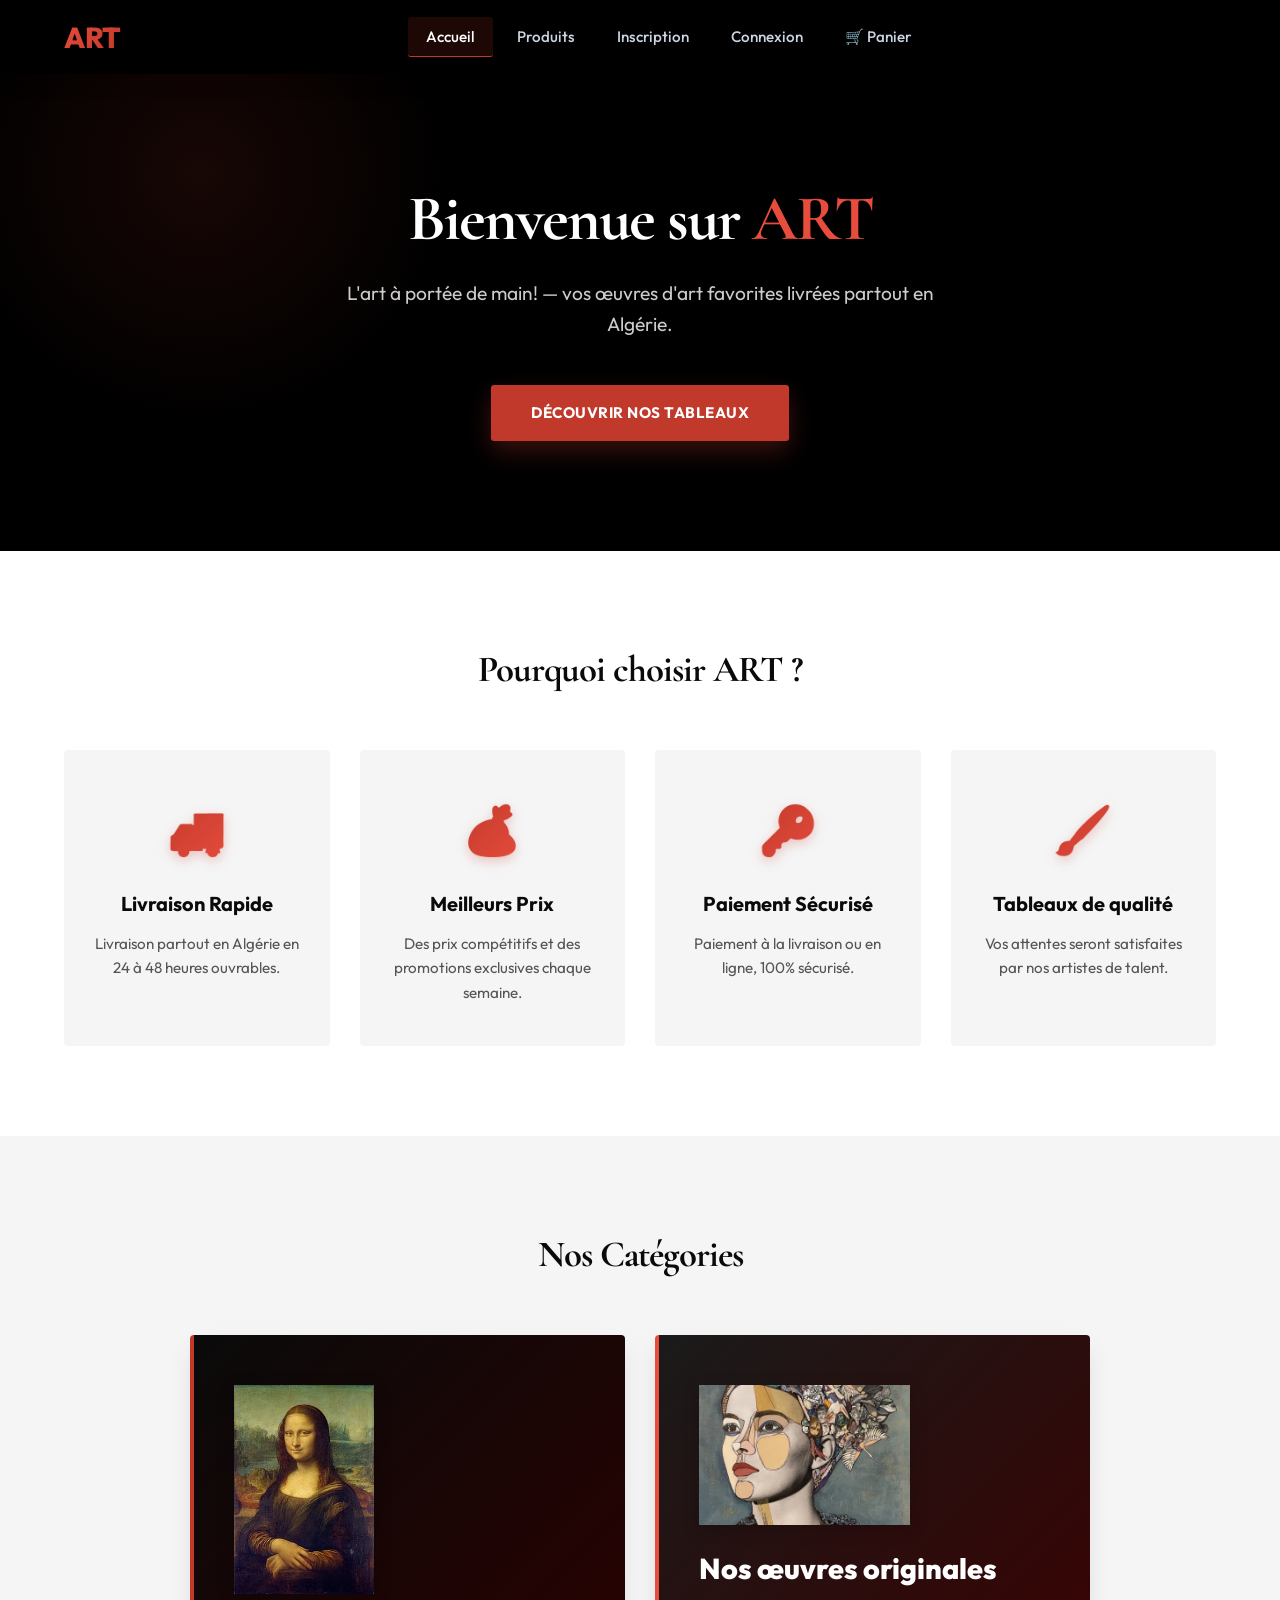
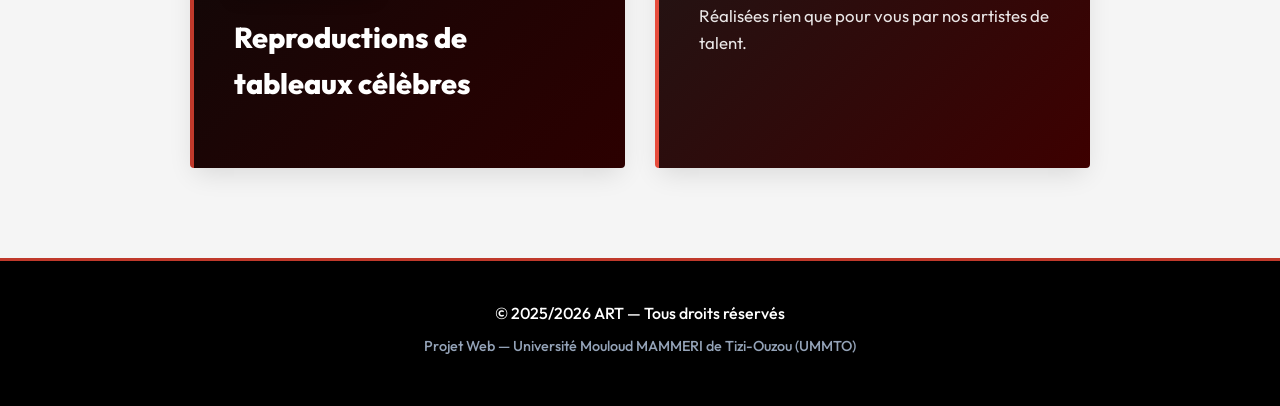
<file: index.html>
<!DOCTYPE html>
<html lang="fr">
<head>
    <meta charset="UTF-8">
    <meta name="viewport" content="width=device-width, initial-scale=1.0">
    <meta name="description" content="ART - Votre boutique de tableaux en ligne en Algérie.">
    <title>ART - Accueil</title>
    <link rel="stylesheet" href="style/projet.css">
</head>
<body>

    <!-- entete du site (menu) -->
    <header>
        <div class="container">
            <div class="logo">
                <h1><span>ART</span></h1>
            </div>

            <button id="hamburger" class="hamburger" aria-label="Menu">
                <span></span><span></span><span></span>
            </button>

            <nav id="nav-menu">
                <ul>
                    <li><a href="index.html" class="actif">Accueil</a></li>
                    <li><a href="content/produits.html">Produits</a></li>
                    <li><a href="content/inscription.html">Inscription</a></li>
                    <li><a href="content/connection.html">Connexion</a></li>
                    <li><a href="content/commande.html">🛒 Panier <span id="compteur-panier" class="compteur">0</span></a></li>
                </ul>
            </nav>

            <div id="nav-session"></div>
        </div>
    </header>

    <!-- contenu principal -->
    <main>

        <!-- image de fond avec le texte -->
        <section class="hero" style="position:relative; padding:0; min-height:450px; display:flex; align-items:center; justify-content:center;">
            <video autoplay muted loop style="position:absolute;top:0;left:0;width:100%;height:100%;object-fit:cover;opacity:0.35;">
                <source src="video.mp4" type="video/mp4">
            </video>
            <div class="container" style="position:relative;z-index:1;padding:110px 20px;text-align:center;">
                <h2 style="font-family:'Cormorant Garamond',serif; font-size:4rem; letter-spacing:-2px;">Bienvenue sur <span class="accent">ART</span></h2>
                <p>L'art à portée de main! — vos œuvres d'art favorites livrées partout en Algérie.</p>
                <a href="content/produits.html" class="btn-principal">Découvrir nos tableaux</a>
            </div>
        </section>

        <!-- nos avantages -->
        <section class="presentation">
            <div class="container">
                <h2 style="font-family:'Cormorant Garamond',serif;">Pourquoi choisir ART ?</h2>
                <div class="grille-avantages">
                    <div class="avantage">
                        <div class="icone">🚚</div>
                        <h3>Livraison Rapide</h3>
                        <p>Livraison partout en Algérie en 24 à 48 heures ouvrables.</p>
                    </div>
                    <div class="avantage">
                        <div class="icone">💰</div>
                        <h3>Meilleurs Prix</h3>
                        <p>Des prix compétitifs et des promotions exclusives chaque semaine.</p>
                    </div>
                    <div class="avantage">
                        <div class="icone">🔑</div>
                        <h3>Paiement Sécurisé</h3>
                        <p>Paiement à la livraison ou en ligne, 100% sécurisé.</p>
                    </div>
                    <div class="avantage">
                        <div class="icone">🖌️</div>
                        <h3>Tableaux de qualité</h3>
                        <p>Vos attentes seront satisfaites par nos artistes de talent.</p>
                    </div>
                </div>
            </div>
        </section>

        <!-- liste des categories -->
        <section class="categories-apercu">
            <div class="container">
                <h2 style="font-family:'Cormorant Garamond',serif;">Nos Catégories</h2>
                <div class="grille-categories">
                    <a href="content/produits.html" class="carte-categorie">
                        <div class="icone-cat"><img src="images/Mona_Lisa.jpg" alt="la joconde" style="height: 40%; width: 40%;"></div>
                        <h3>Reproductions de tableaux célèbres</h3>
                        
                    </a>
                    <a href="content/produits.html" class="carte-categorie">
                        <div class="icone-cat"><img src="images/oeuvre2accueil.webp" alt="la joconde" style="height: 60%; width: 60%;"></div>
                        <h3>Nos œuvres originales</h3>
                        <p> Réalisées rien que pour vous par nos artistes de talent.</p>
                        
                    </a>
                    
                </div>
            </div>
        </section>

    </main>

    <!-- le footer -->
    <footer>
        <p>&copy; 2025/2026 ART — Tous droits réservés</p>
        <p class="info-projet">Projet Web — Université Mouloud MAMMERI de Tizi-Ouzou (UMMTO)</p>
    </footer>

    <script src="javascript/projet.js"></script>
</body>
</html>
</file>
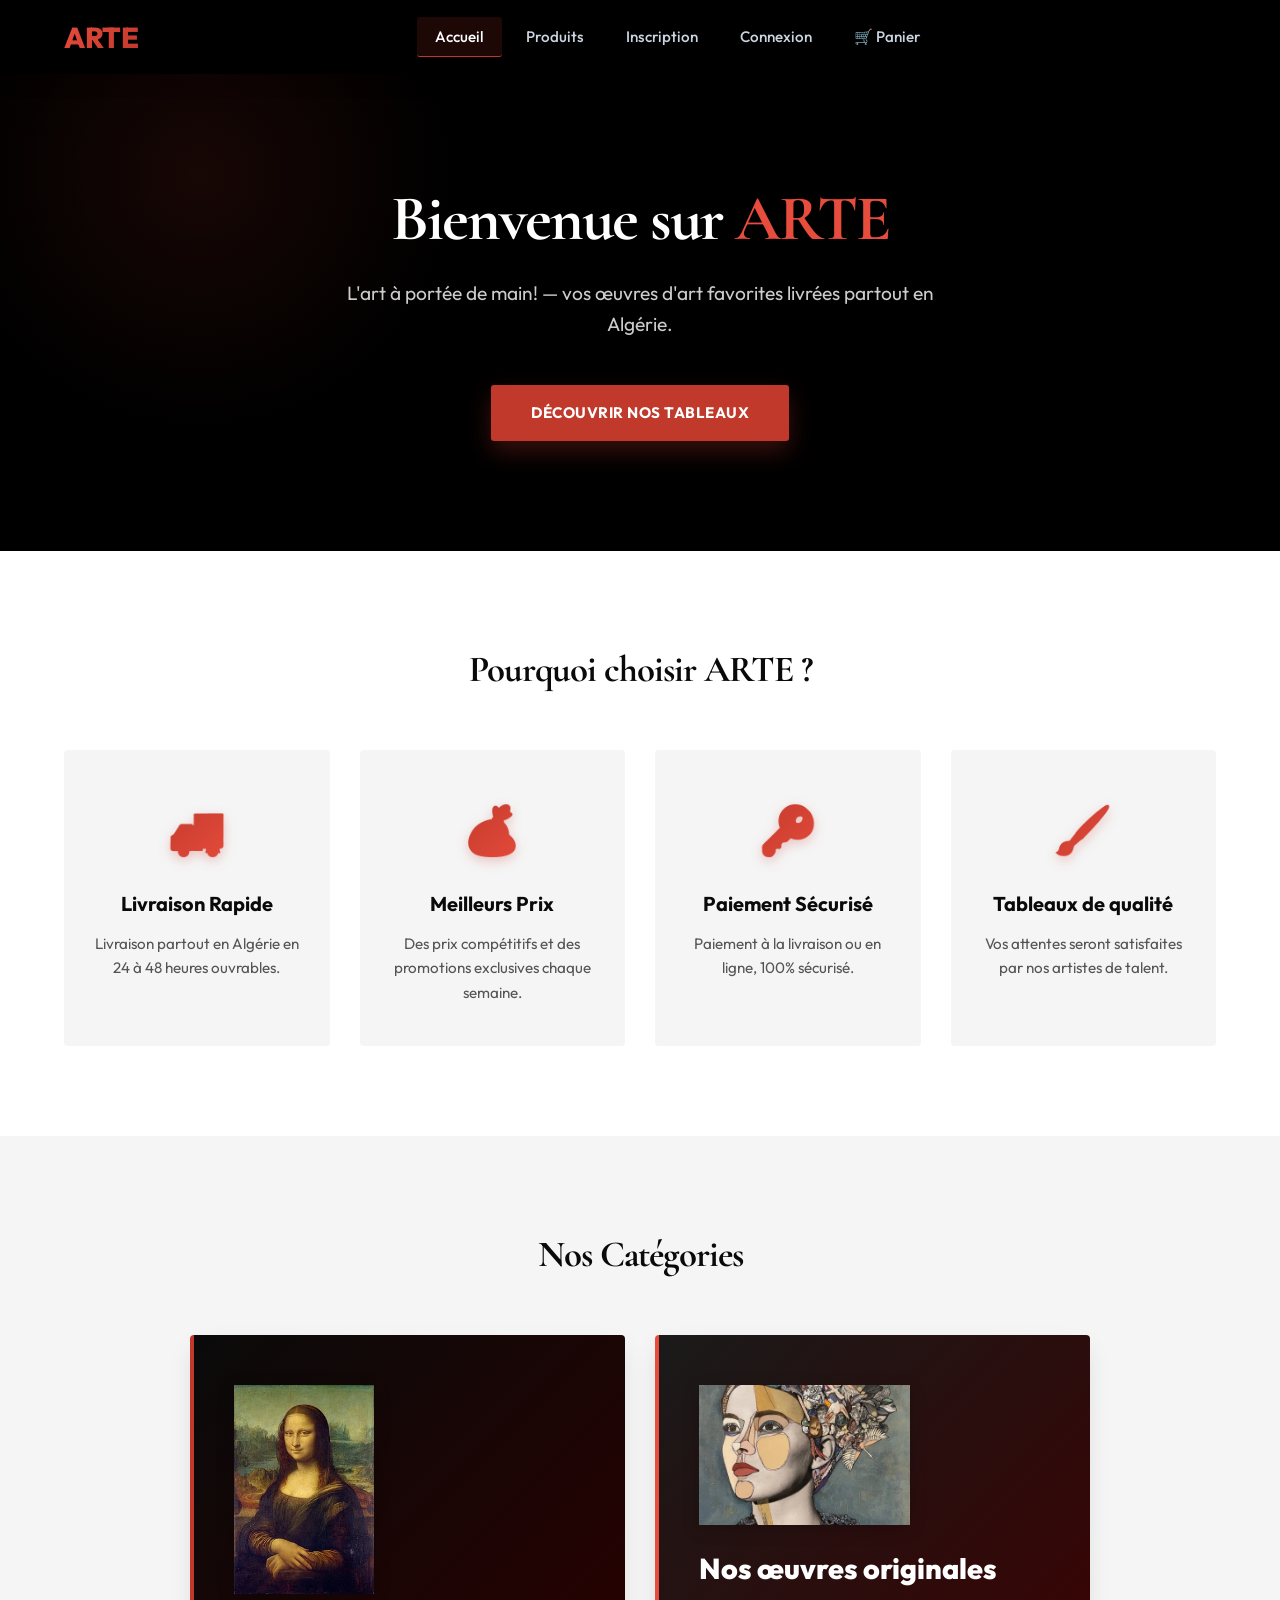
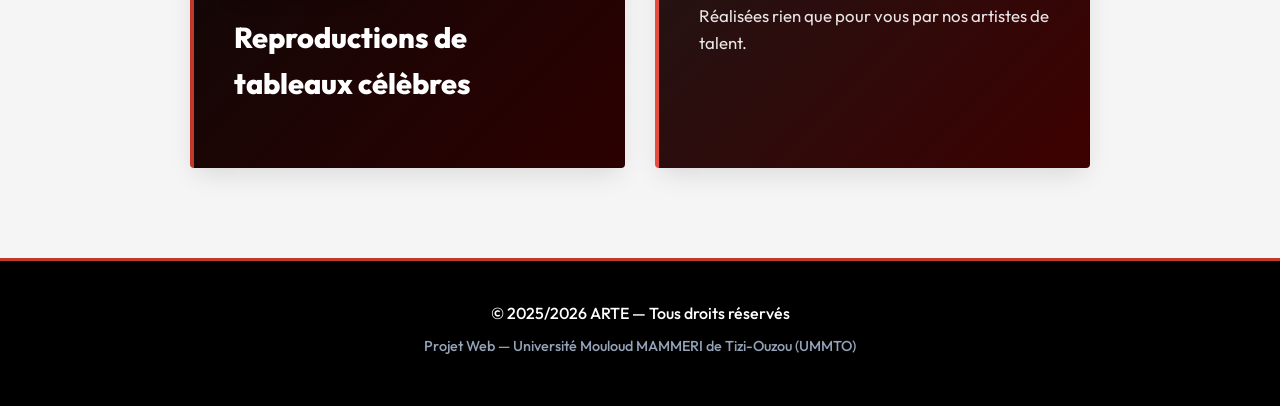
<file: accueil.html>
<!DOCTYPE html>
<html lang="fr">
<head>
    <meta charset="UTF-8">
    <meta name="viewport" content="width=device-width, initial-scale=1.0">
    <meta name="description" content="ARTE - Votre boutique de tableaux en ligne en Algérie.">
    <title>ARTE - Accueil</title>
    <link rel="stylesheet" href="projet.css">
</head>
<body>

    <!-- entete du site (menu) -->
    <header>
        <div class="container">
            <div class="logo">
                <h1><span>ARTE</span></h1>
            </div>

            <button id="hamburger" class="hamburger" aria-label="Menu">
                <span></span><span></span><span></span>
            </button>

            <nav id="nav-menu">
                <ul>
                    <li><a href="accueil.html" class="actif">Accueil</a></li>
                    <li><a href="produits.html">Produits</a></li>
                    <li><a href="inscription.html">Inscription</a></li>
                    <li><a href="connection.html">Connexion</a></li>
                    <li><a href="commande.html">🛒 Panier <span id="compteur-panier" class="compteur">0</span></a></li>
                </ul>
            </nav>

            <div id="nav-session"></div>
        </div>
    </header>

    <!-- contenu principal -->
    <main>

        <!-- image de fond avec le texte -->
        <section class="hero" style="position:relative; padding:0; min-height:450px; display:flex; align-items:center; justify-content:center;">
            <video autoplay muted loop style="position:absolute;top:0;left:0;width:100%;height:100%;object-fit:cover;opacity:0.35;">
                <source src="video.mp4" type="video/mp4">
            </video>
            <div class="container" style="position:relative;z-index:1;padding:110px 20px;text-align:center;">
                <h2 style="font-family:'Cormorant Garamond',serif; font-size:4rem; letter-spacing:-2px;">Bienvenue sur <span class="accent">ARTE</span></h2>
                <p>L'art à portée de main! — vos œuvres d'art favorites livrées partout en Algérie.</p>
                <a href="produits.html" class="btn-principal">Découvrir nos tableaux</a>
            </div>
        </section>

        <!-- nos avantages -->
        <section class="presentation">
            <div class="container">
                <h2 style="font-family:'Cormorant Garamond',serif;">Pourquoi choisir ARTE ?</h2>
                <div class="grille-avantages">
                    <div class="avantage">
                        <div class="icone">🚚</div>
                        <h3>Livraison Rapide</h3>
                        <p>Livraison partout en Algérie en 24 à 48 heures ouvrables.</p>
                    </div>
                    <div class="avantage">
                        <div class="icone">💰</div>
                        <h3>Meilleurs Prix</h3>
                        <p>Des prix compétitifs et des promotions exclusives chaque semaine.</p>
                    </div>
                    <div class="avantage">
                        <div class="icone">🔑</div>
                        <h3>Paiement Sécurisé</h3>
                        <p>Paiement à la livraison ou en ligne, 100% sécurisé.</p>
                    </div>
                    <div class="avantage">
                        <div class="icone">🖌️</div>
                        <h3>Tableaux de qualité</h3>
                        <p>Vos attentes seront satisfaites par nos artistes de talent.</p>
                    </div>
                </div>
            </div>
        </section>

        <!-- liste des categories -->
        <section class="categories-apercu">
            <div class="container">
                <h2 style="font-family:'Cormorant Garamond',serif;">Nos Catégories</h2>
                <div class="grille-categories">
                    <a href="produits.html" class="carte-categorie">
                        <div class="icone-cat"><img src="images/Mona_Lisa.jpg" alt="la joconde" style="height: 40%; width: 40%;"></div>
                        <h3>Reproductions de tableaux célèbres</h3>
                        
                    </a>
                    <a href="produits.html" class="carte-categorie">
                        <div class="icone-cat"><img src="images/oeuvre2accueil.webp" alt="la joconde" style="height: 60%; width: 60%;"></div>
                        <h3>Nos œuvres originales</h3>
                        <p> Réalisées rien que pour vous par nos artistes de talent.</p>
                        
                    </a>
                    
                </div>
            </div>
        </section>

    </main>

    <!-- le footer -->
    <footer>
        <p>&copy; 2025/2026 ARTE — Tous droits réservés</p>
        <p class="info-projet">Projet Web — Université Mouloud MAMMERI de Tizi-Ouzou (UMMTO)</p>
    </footer>

    <script src="projet.js"></script>
</body>
</html>
</file>
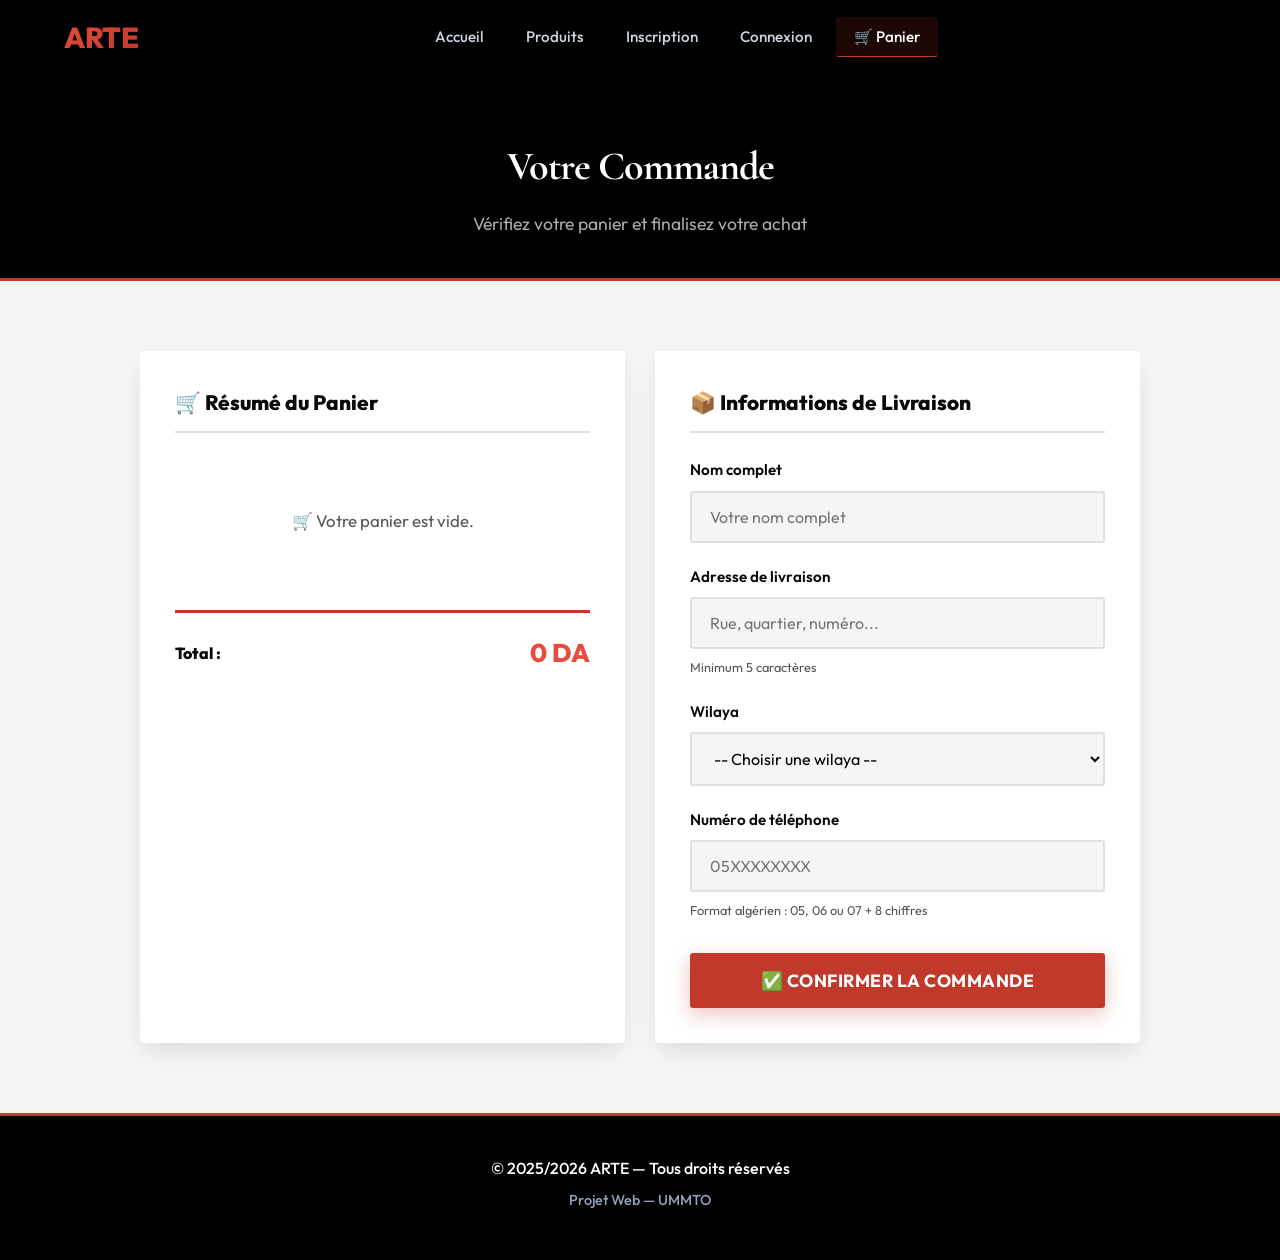
<file: commande.html>
<!DOCTYPE html>
<html lang="fr">
<head>
    <meta charset="UTF-8">
    <meta name="viewport" content="width=device-width, initial-scale=1.0">
    <meta name="description" content="ARTE - Finalisez votre commande, livraison partout en Algérie.">
    <title>ARTE - Commande</title>
    <link rel="stylesheet" href="projet.css">
</head>
<body>

    <header>
        <div class="container">
            <div class="logo">
                <a href="accueil.html"><h1><span>ARTE</span></h1></a>
            </div>
            <button id="hamburger" class="hamburger" aria-label="Menu">
                <span></span><span></span><span></span>
            </button>
            <nav id="nav-menu">
                <ul>
                    <li><a href="accueil.html">Accueil</a></li>
                    <li><a href="produits.html">Produits</a></li>
                    <li><a href="inscription.html">Inscription</a></li>
                    <li><a href="connection.html">Connexion</a></li>
                    <li><a href="commande.html" class="actif">🛒 Panier <span id="compteur-panier" class="compteur">0</span></a></li>
                </ul>
            </nav>
            <div id="nav-session"></div>
        </div>
    </header>

    <main>
        <section class="titre-page">
            <h2>Votre Commande</h2>
            <p>Vérifiez votre panier et finalisez votre achat</p>
        </section>

        <section class="section-commande">
            <div class="container">
                <!-- Message de retour global -->
                <div id="message-commande" class="message" style="max-width:1000px; margin:0 auto 24px;"></div>

                <div class="grille-commande">

                    <!-- Résumé du panier -->
                    <div class="resume-panier">
                        <h3>🛒 Résumé du Panier</h3>
                        <div id="contenu-panier">
                            <p class="panier-vide">Votre panier est vide.</p>
                        </div>
                        <div class="total-panier">
                            <span>Total :</span>
                            <span class="montant-total" id="total-commande">0 DA</span>
                        </div>
                    </div>

                    <!-- Formulaire de livraison -->
                    <div class="formulaire-livraison">
                        <h3>📦 Informations de Livraison</h3>
                        <form id="formulaire-commande" novalidate>

                            <div class="groupe-champ">
                                <label for="nom-complet">Nom complet</label>
                                <input type="text" id="nom-complet" placeholder="Votre nom complet" required>
                            </div>

                            <div class="groupe-champ">
                                <label for="adresse">Adresse de livraison</label>
                                <input type="text" id="adresse" placeholder="Rue, quartier, numéro..." required>
                                <small>Minimum 5 caractères</small>
                            </div>

                            <div class="groupe-champ">
                                <label for="ville">Wilaya</label>
                                <select id="ville" required>
                                    <option value="">-- Choisir une wilaya --</option>
                                    <option>Tizi-Ouzou</option>
                                    <option>Alger</option>
                                    <option>Béjaïa</option>
                                    <option>Bouira</option>
                                    <option>Oran</option>
                                    <option>Constantine</option>
                                    <option>Sétif</option>
                                    <option>Blida</option>
                                    <option>Boumerdès</option>
                                    <option>Annaba</option>
                                    <option>Batna</option>
                                    <option>Autre</option>
                                </select>
                            </div>

                            <div class="groupe-champ">
                                <label for="telephone">Numéro de téléphone</label>
                                <input type="tel" id="telephone" placeholder="05XXXXXXXX" required>
                                <small>Format algérien : 05, 06 ou 07 + 8 chiffres</small>
                            </div>

                            <button type="submit" class="btn-soumettre">✅ Confirmer la commande</button>
                        </form>
                    </div>

                </div>
            </div>
        </section>
    </main>

    <footer>
        <p>&copy; 2025/2026 ARTE — Tous droits réservés</p>
        <p class="info-projet">Projet Web — UMMTO</p>
    </footer>

    <script src="projet.js"></script>
</body>
</html>
</file>
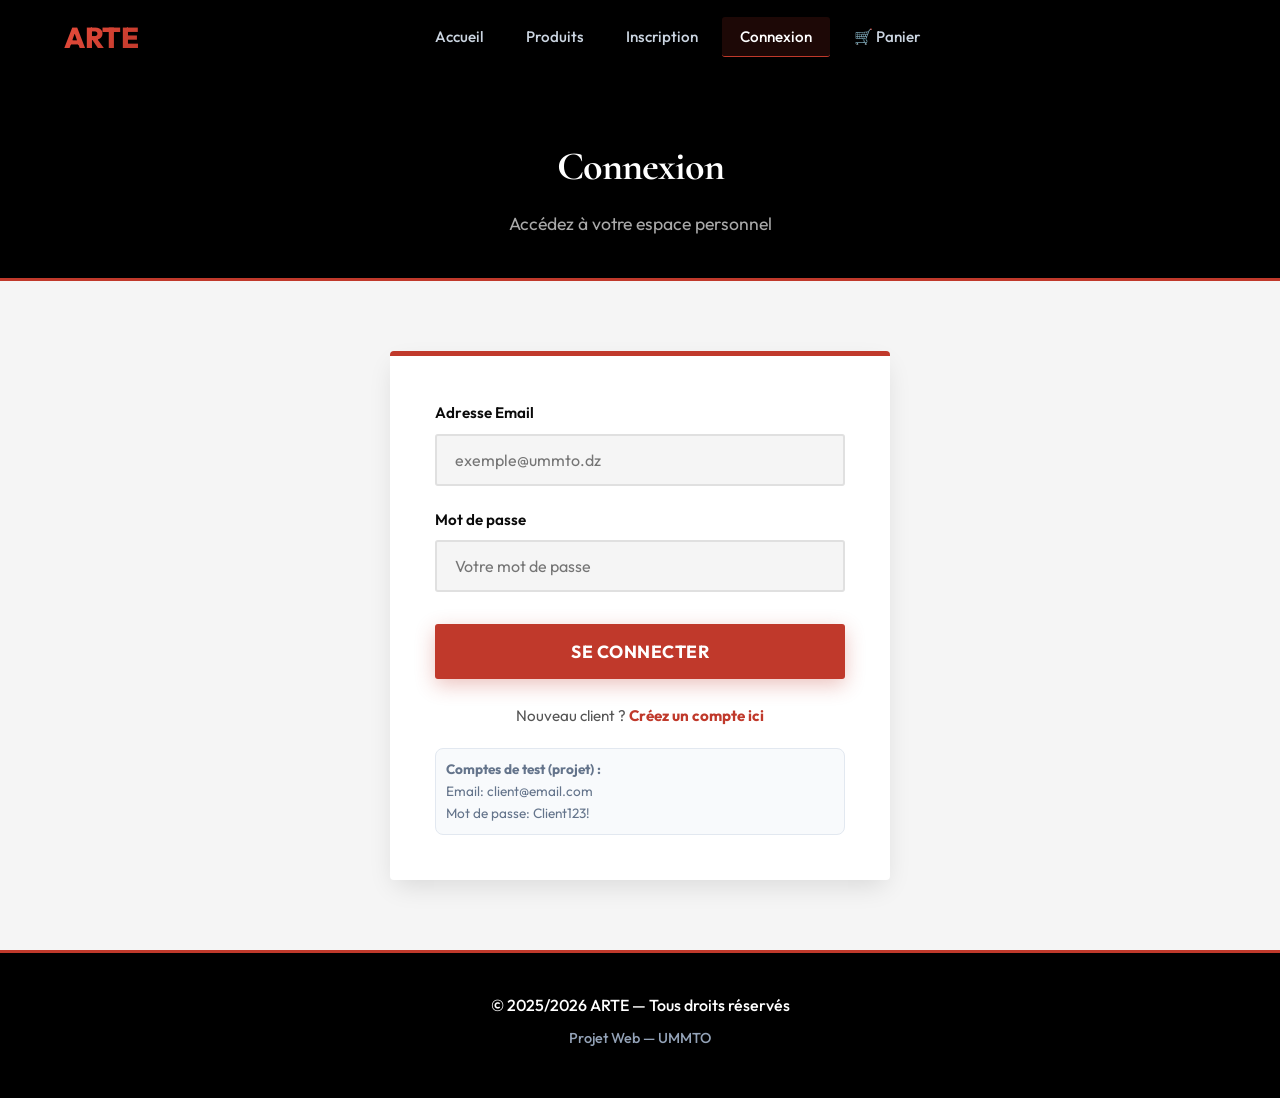
<file: connection.html>
<!DOCTYPE html>
<html lang="fr">
<head>
    <meta charset="UTF-8">
    <meta name="viewport" content="width=device-width, initial-scale=1.0">
    <meta name="description" content="ARTE - Connectez-vous à votre compte.">
    <title>ARTE - Connexion</title>
    <link rel="stylesheet" href="projet.css">
</head>
<body>

    <header>
        <div class="container">
            <div class="logo">
                <a href="accueil.html"><h1><span>ARTE</span></h1></a>
            </div>
            <button id="hamburger" class="hamburger" aria-label="Menu">
                <span></span><span></span><span></span>
            </button>
            <nav id="nav-menu">
                <ul>
                    <li><a href="accueil.html">Accueil</a></li>
                    <li><a href="produits.html">Produits</a></li>
                    <li><a href="inscription.html">Inscription</a></li>
                    <li><a href="connection.html" class="actif">Connexion</a></li>
                    <li><a href="commande.html">🛒 Panier <span id="compteur-panier" class="compteur">0</span></a></li>
                </ul>
            </nav>
            <div id="nav-session"></div>
        </div>
    </header>

    <main>
        <section class="titre-page">
            <h2>Connexion</h2>
            <p>Accédez à votre espace personnel</p>
        </section>

        <section class="section-formulaire">
            <div class="conteneur-formulaire">
                <form id="formulaire-connexion" novalidate>
                    <div id="message-connexion" class="message"></div>

                    <div class="groupe-champ">
                        <label for="email-connexion">Adresse Email</label>
                        <input type="email" id="email-connexion" placeholder="exemple@ummto.dz" required>
                    </div>

                    <div class="groupe-champ">
                        <label for="mdp-connexion">Mot de passe</label>
                        <input type="password" id="mdp-connexion" placeholder="Votre mot de passe" required>
                    </div>

                    <button type="submit" class="btn-soumettre">Se connecter</button>

                    <p class="lien-formulaire">Nouveau client ? <a href="inscription.html">Créez un compte ici</a></p>
                    
                    <div style="margin-top:20px; font-size:0.85rem; color:#64748b; background:#f8fafc; padding:10px; border-radius:8px; border:1px solid #e2e8f0;">
                        <strong>Comptes de test (projet) :</strong><br>
                        Email: client@email.com<br>
                        Mot de passe: Client123!
                    </div>
                </form>
            </div>
        </section>
    </main>

    <footer>
        <p>&copy; 2025/2026 ARTE — Tous droits réservés</p>
        <p class="info-projet">Projet Web — UMMTO</p>
    </footer>

    <script src="projet.js"></script>
</body>
</html>
</file>
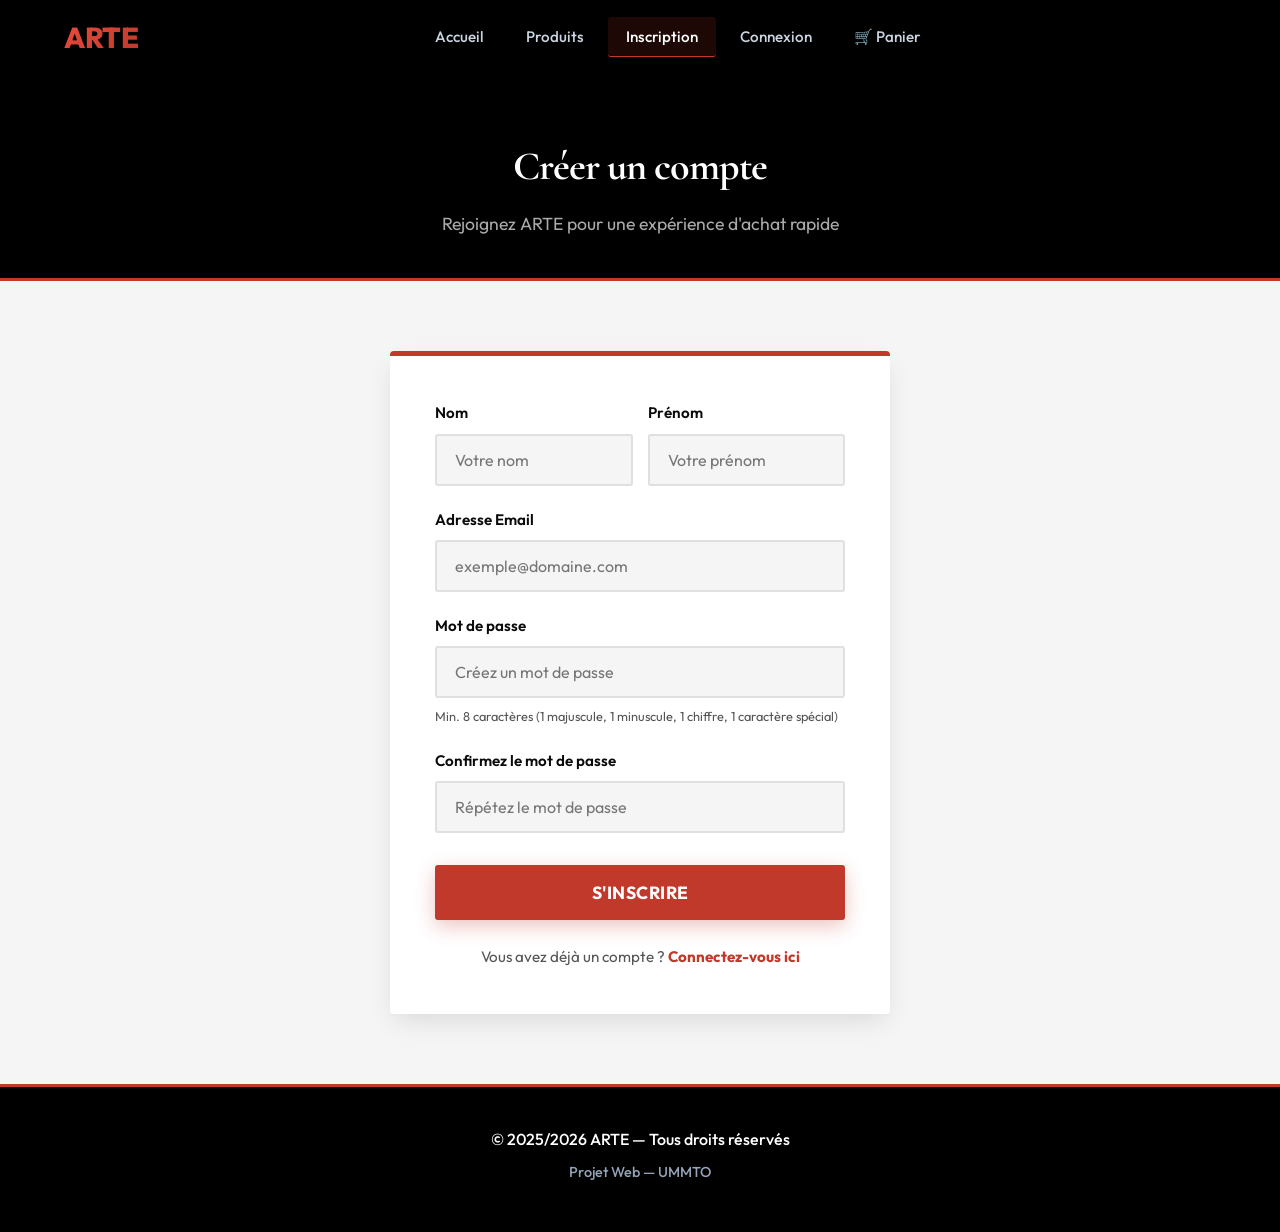
<file: inscription.html>
<!DOCTYPE html>
<html lang="fr">
<head>
    <meta charset="UTF-8">
    <meta name="viewport" content="width=device-width, initial-scale=1.0">
    <meta name="description" content="ARTE - Créez votre compte client.">
    <title>ARTE - Inscription</title>
    <link rel="stylesheet" href="projet.css">
</head>
<body>

    <header>
        <div class="container">
            <div class="logo">
                <a href="accueil.html"><h1><span>ARTE</span></h1></a>
            </div>
            <button id="hamburger" class="hamburger" aria-label="Menu">
                <span></span><span></span><span></span>
            </button>
            <nav id="nav-menu">
                <ul>
                    <li><a href="accueil.html">Accueil</a></li>
                    <li><a href="produits.html">Produits</a></li>
                    <li><a href="inscription.html" class="actif">Inscription</a></li>
                    <li><a href="connection.html">Connexion</a></li>
                    <li><a href="commande.html">🛒 Panier <span id="compteur-panier" class="compteur">0</span></a></li>
                </ul>
            </nav>
            <div id="nav-session"></div>
        </div>
    </header>

    <main>
        <section class="titre-page">
            <h2>Créer un compte</h2>
            <p>Rejoignez ARTE pour une expérience d'achat rapide</p>
        </section>

        <section class="section-formulaire">
            <div class="conteneur-formulaire">
                <form id="formulaire-inscription" novalidate>
                    <div id="message-inscription" class="message"></div>

                    <div style="display: flex; gap: 15px;">
                        <div class="groupe-champ" style="flex: 1;">
                            <label for="nom">Nom</label>
                            <input type="text" id="nom" placeholder="Votre nom" required>
                        </div>
                        <div class="groupe-champ" style="flex: 1;">
                            <label for="prenom">Prénom</label>
                            <input type="text" id="prenom" placeholder="Votre prénom" required>
                        </div>
                    </div>

                    <div class="groupe-champ">
                        <label for="email-inscription">Adresse Email</label>
                        <input type="email" id="email-inscription" placeholder="exemple@domaine.com" required>
                    </div>

                    <div class="groupe-champ">
                        <label for="mdp-inscription">Mot de passe</label>
                        <input type="password" id="mdp-inscription" placeholder="Créez un mot de passe" required>
                        <small>Min. 8 caractères (1 majuscule, 1 minuscule, 1 chiffre, 1 caractère spécial)</small>
                    </div>

                    <div class="groupe-champ">
                        <label for="mdp-confirmation">Confirmez le mot de passe</label>
                        <input type="password" id="mdp-confirmation" placeholder="Répétez le mot de passe" required>
                    </div>

                    <button type="submit" class="btn-soumettre">S'inscrire</button>

                    <p class="lien-formulaire">Vous avez déjà un compte ? <a href="connection.html">Connectez-vous ici</a></p>
                </form>
            </div>
        </section>
    </main>

    <footer>
        <p>&copy; 2025/2026 ARTE — Tous droits réservés</p>
        <p class="info-projet">Projet Web — UMMTO</p>
    </footer>

    <script src="projet.js"></script>
</body>
</html>
</file>
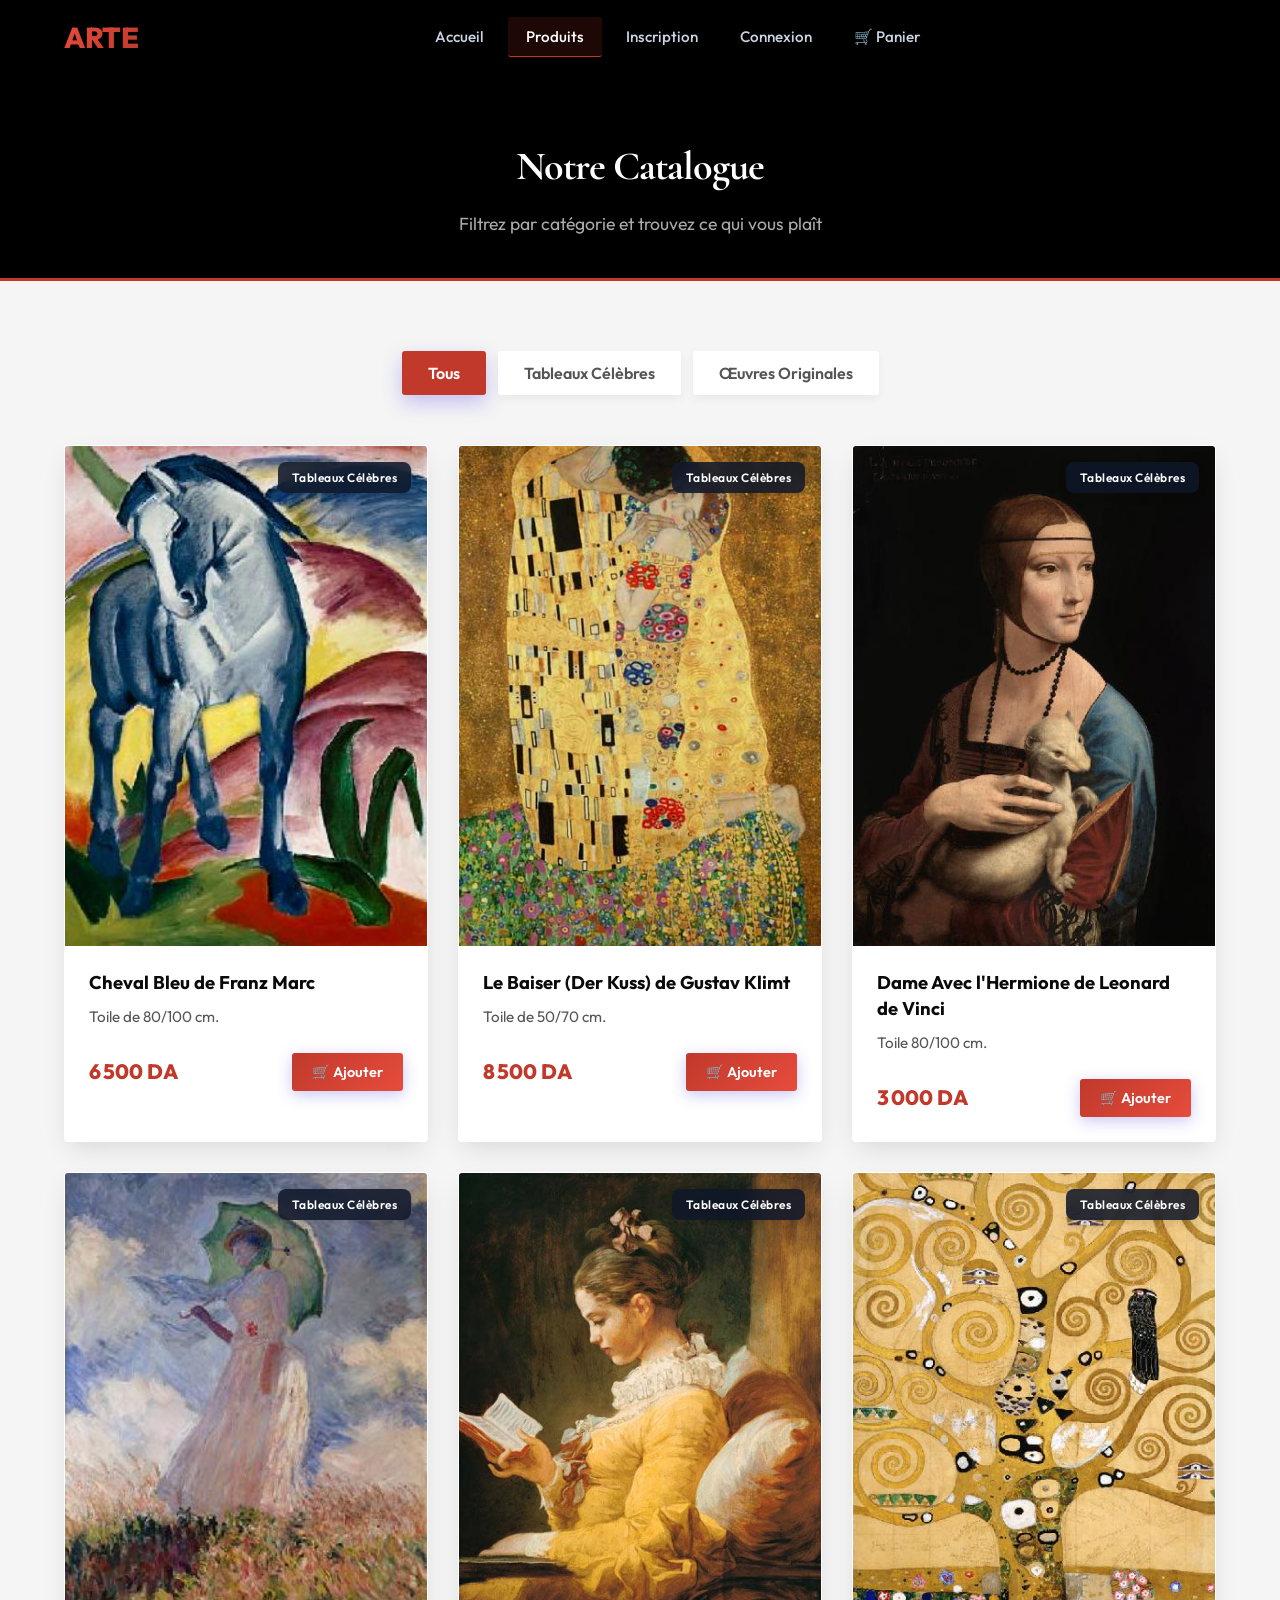
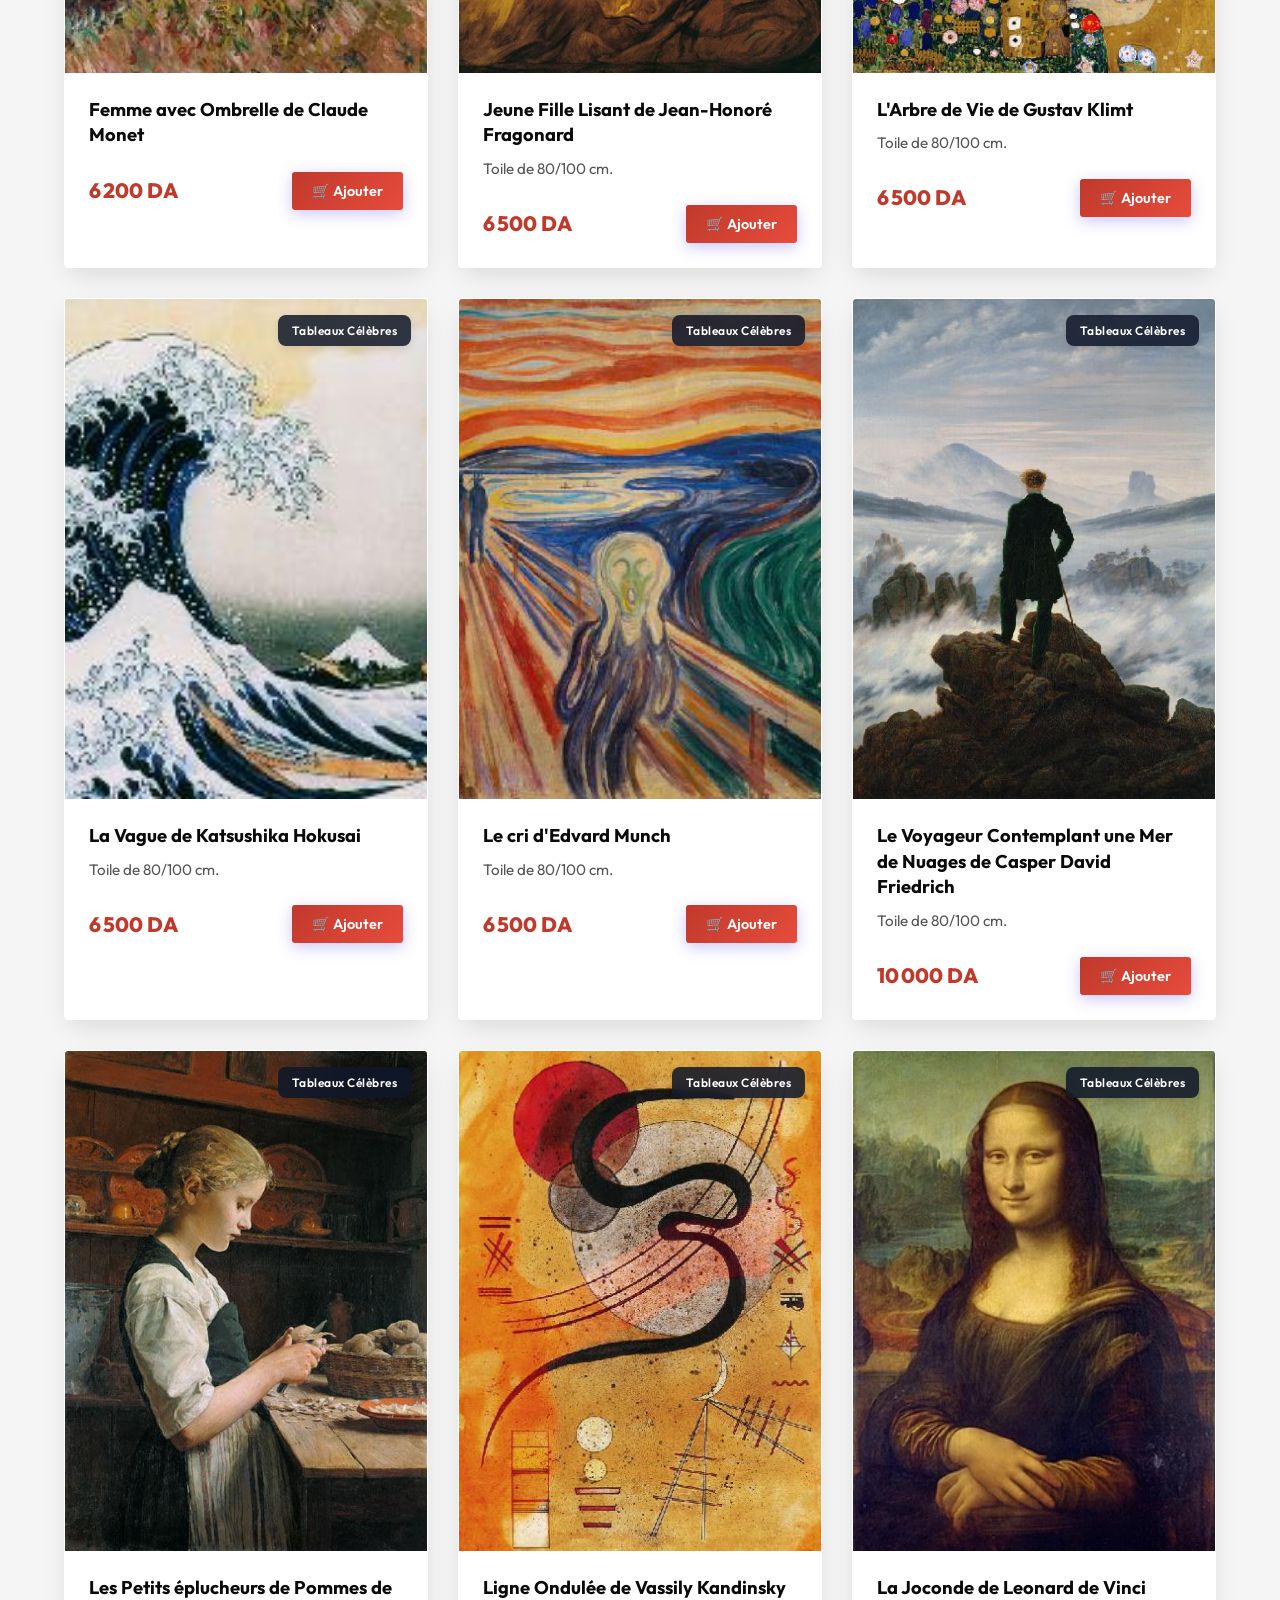
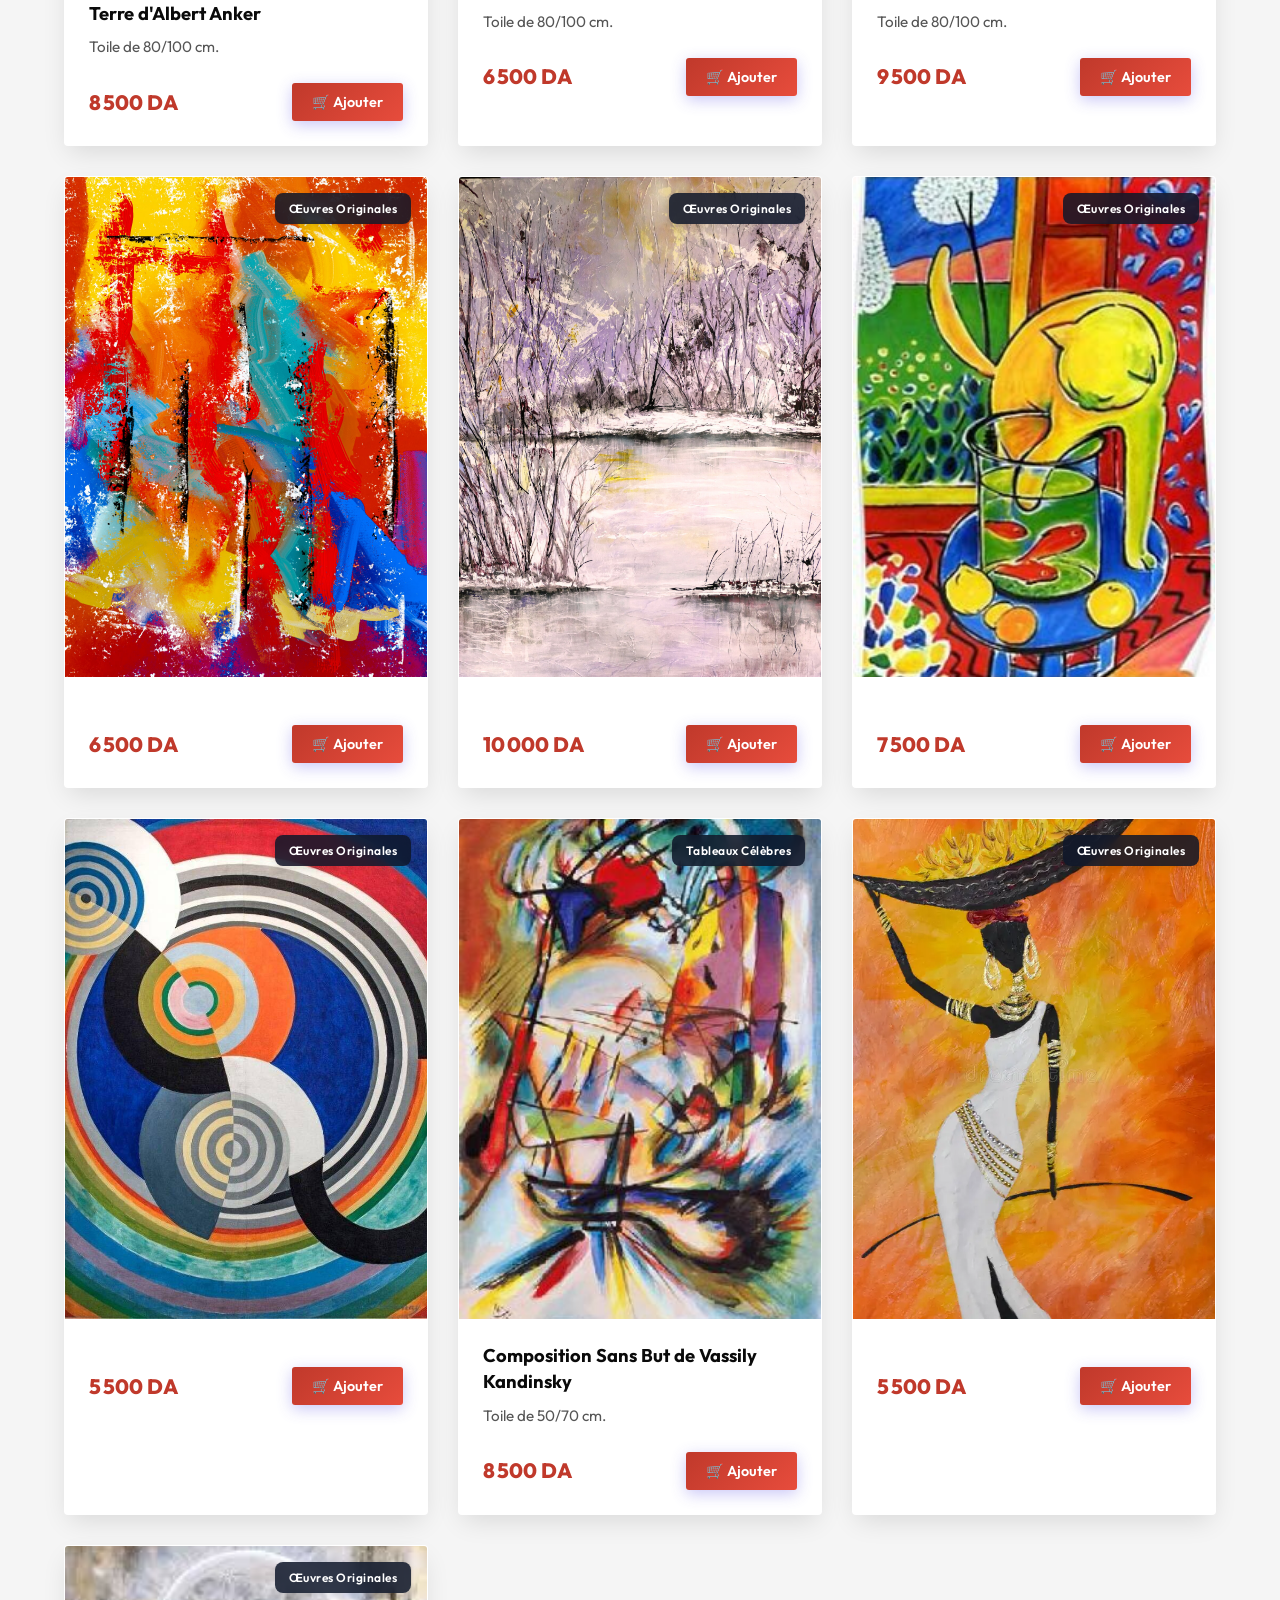
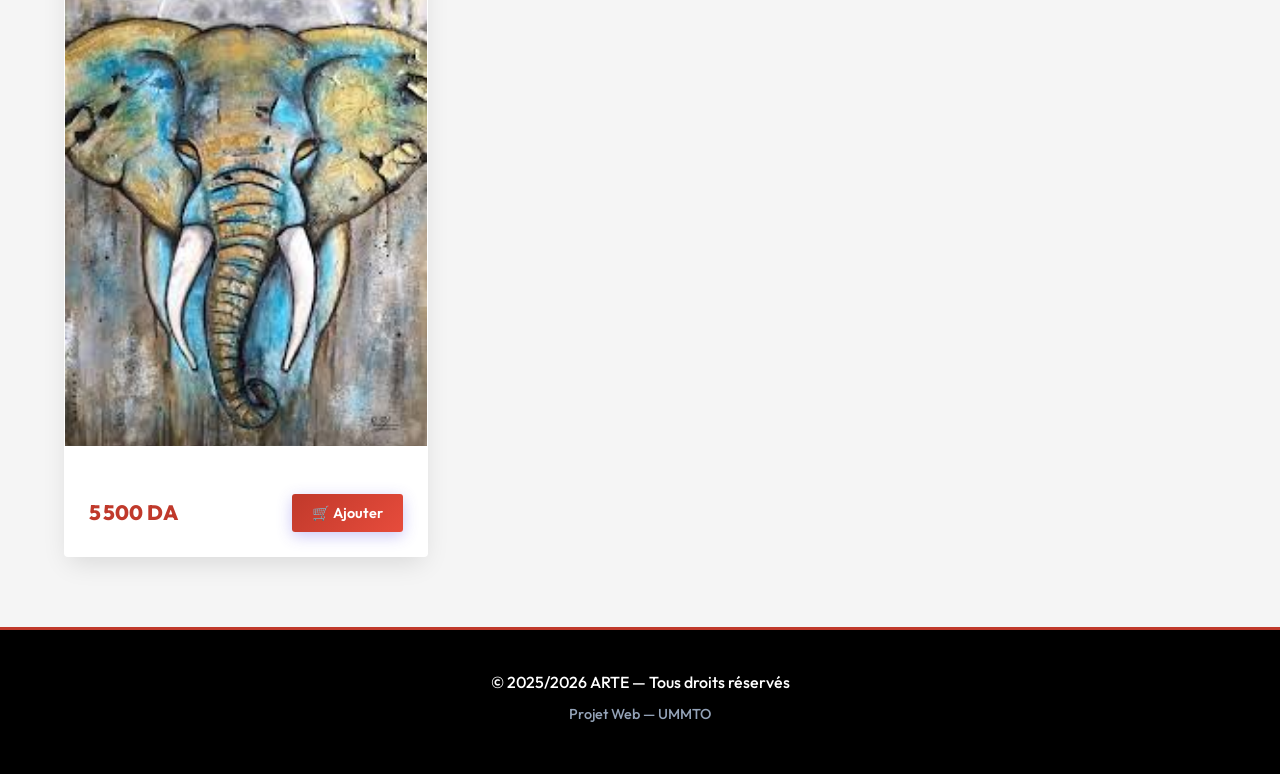
<file: produits.html>
<!DOCTYPE html>
<html lang="fr">
<head>
    <meta charset="UTF-8">
    <meta name="viewport" content="width=device-width, initial-scale=1.0">
    <meta name="description" content="ARTE - Catalogue de produits Électronique, Mode et Maison.">
    <title>ARTE - Nos Produits</title>
    <link rel="stylesheet" href="projet.css">
</head>
<body>

    <header>
        <div class="container">
            <div class="logo">
                <a href="accueil.html"><h1><span>ARTE</span></h1></a>
            </div>
            <button id="hamburger" class="hamburger" aria-label="Menu">
                <span></span><span></span><span></span>
            </button>
            <nav id="nav-menu">
                <ul>
                    <li><a href="accueil.html">Accueil</a></li>
                    <li><a href="produits.html" class="actif">Produits</a></li>
                    <li><a href="inscription.html">Inscription</a></li>
                    <li><a href="connection.html">Connexion</a></li>
                    <li><a href="commande.html">🛒 Panier <span id="compteur-panier" class="compteur">0</span></a></li>
                </ul>
            </nav>
            <div id="nav-session"></div>
        </div>
    </header>

    <main>
        <section class="titre-page">
            <h2>Notre Catalogue</h2>
            <p>Filtrez par catégorie et trouvez ce qui vous plaît</p>
        </section>

        <section class="section-produits">
            <div class="container">
                <!-- Boutons de filtre générés par JavaScript -->
                <div id="filtres-categorie" class="conteneur-filtres"></div>

                <!-- Grille de produits chargée dynamiquement par JavaScript -->
                <div id="grille-produits" class="grille-produits">
                    <p class="erreur-chargement">Chargement en cours...</p>
                </div>
            </div>
        </section>
    </main>

    <footer>
        <p>&copy; 2025/2026 ARTE — Tous droits réservés</p>
        <p class="info-projet">Projet Web — UMMTO</p>
    </footer>

    <script src="projet.js"></script>
</body>
</html>
</file>
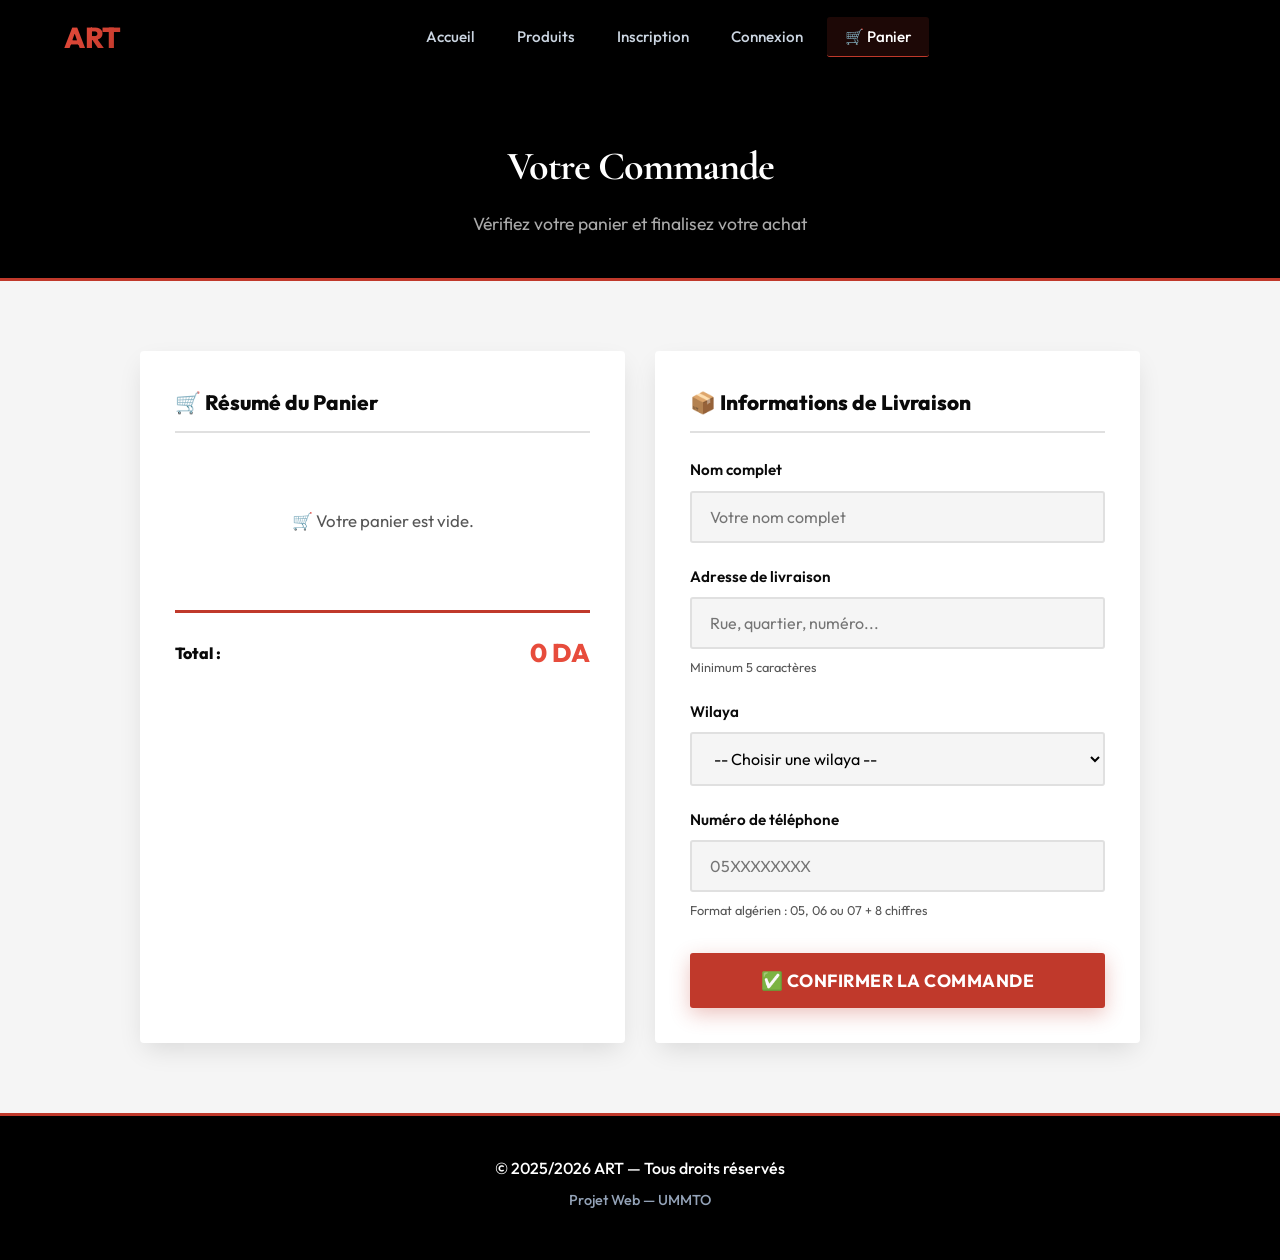
<file: content/commande.html>
<!DOCTYPE html>
<html lang="fr">
<head>
    <meta charset="UTF-8">
    <meta name="viewport" content="width=device-width, initial-scale=1.0">
    <meta name="description" content="ART - Finalisez votre commande, livraison partout en Algérie.">
    <title>ART - Commande</title>
    <link rel="stylesheet" href="../style/projet.css">
</head>
<body>

    <header>
        <div class="container">
            <div class="logo">
                <a href="../index.html"><h1><span>ART</span></h1></a>
            </div>
            <button id="hamburger" class="hamburger" aria-label="Menu">
                <span></span><span></span><span></span>
            </button>
            <nav id="nav-menu">
                <ul>
                    <li><a href="../index.html">Accueil</a></li>
                    <li><a href="produits.html">Produits</a></li>
                    <li><a href="inscription.html">Inscription</a></li>
                    <li><a href="connection.html">Connexion</a></li>
                    <li><a href="commande.html" class="actif">🛒 Panier <span id="compteur-panier" class="compteur">0</span></a></li>
                </ul>
            </nav>
            <div id="nav-session"></div>
        </div>
    </header>

    <main>
        <section class="titre-page">
            <h2>Votre Commande</h2>
            <p>Vérifiez votre panier et finalisez votre achat</p>
        </section>

        <section class="section-commande">
            <div class="container">
                <!-- Message de retour global -->
                <div id="message-commande" class="message" style="max-width:1000px; margin:0 auto 24px;"></div>

                <div class="grille-commande">

                    <!-- Résumé du panier -->
                    <div class="resume-panier">
                        <h3>🛒 Résumé du Panier</h3>
                        <div id="contenu-panier">
                            <p class="panier-vide">Votre panier est vide.</p>
                        </div>
                        <div class="total-panier">
                            <span>Total :</span>
                            <span class="montant-total" id="total-commande">0 DA</span>
                        </div>
                    </div>

                    <!-- Formulaire de livraison -->
                    <div class="formulaire-livraison">
                        <h3>📦 Informations de Livraison</h3>
                        <form id="formulaire-commande" novalidate>

                            <div class="groupe-champ">
                                <label for="nom-complet">Nom complet</label>
                                <input type="text" id="nom-complet" placeholder="Votre nom complet" required>
                            </div>

                            <div class="groupe-champ">
                                <label for="adresse">Adresse de livraison</label>
                                <input type="text" id="adresse" placeholder="Rue, quartier, numéro..." required>
                                <small>Minimum 5 caractères</small>
                            </div>

                            <div class="groupe-champ">
                                <label for="ville">Wilaya</label>
                                <select id="ville" required>
                                    <option value="">-- Choisir une wilaya --</option>
                                    <option>Tizi-Ouzou</option>
                                    <option>Alger</option>
                                    <option>Béjaïa</option>
                                    <option>Bouira</option>
                                    <option>Oran</option>
                                    <option>Constantine</option>
                                    <option>Sétif</option>
                                    <option>Blida</option>
                                    <option>Boumerdès</option>
                                    <option>Annaba</option>
                                    <option>Batna</option>
                                    <option>Autre</option>
                                </select>
                            </div>

                            <div class="groupe-champ">
                                <label for="telephone">Numéro de téléphone</label>
                                <input type="tel" id="telephone" placeholder="05XXXXXXXX" required>
                                <small>Format algérien : 05, 06 ou 07 + 8 chiffres</small>
                            </div>

                            <button type="submit" class="btn-soumettre">✅ Confirmer la commande</button>
                        </form>
                    </div>

                </div>
            </div>
        </section>
    </main>

    <footer>
        <p>&copy; 2025/2026 ART — Tous droits réservés</p>
        <p class="info-projet">Projet Web — UMMTO</p>
    </footer>

    <script src="../javascript/projet.js"></script>
</body>
</html>
</file>
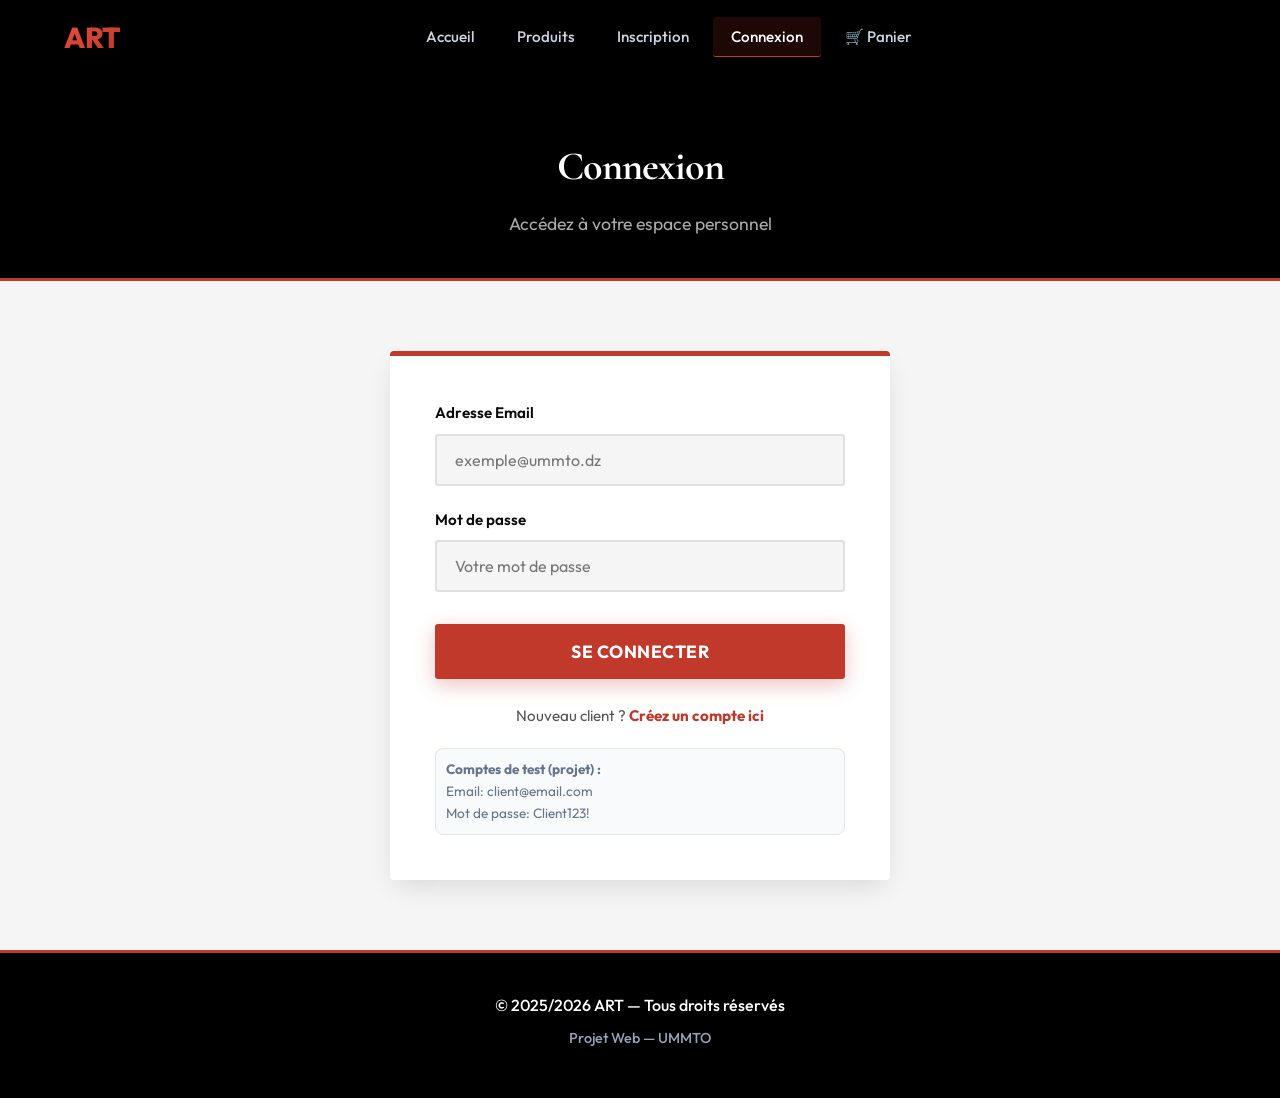
<file: content/connection.html>
<!DOCTYPE html>
<html lang="fr">
<head>
    <meta charset="UTF-8">
    <meta name="viewport" content="width=device-width, initial-scale=1.0">
    <meta name="description" content="ART - Connectez-vous à votre compte.">
    <title>ART - Connexion</title>
    <link rel="stylesheet" href="../style/projet.css">
</head>
<body>

    <header>
        <div class="container">
            <div class="logo">
                <a href="../index.html"><h1><span>ART</span></h1></a>
            </div>
            <button id="hamburger" class="hamburger" aria-label="Menu">
                <span></span><span></span><span></span>
            </button>
            <nav id="nav-menu">
                <ul>
                    <li><a href="../index.html">Accueil</a></li>
                    <li><a href="../content/produits.html">Produits</a></li>
                    <li><a href="../content/inscription.html">Inscription</a></li>
                    <li><a href="../content/connection.html" class="actif">Connexion</a></li>
                    <li><a href="../content/commande.html">🛒 Panier <span id="compteur-panier" class="compteur">0</span></a></li>
                </ul>
            </nav>
            <div id="nav-session"></div>
        </div>
    </header>

    <main>
        <section class="titre-page">
            <h2>Connexion</h2>
            <p>Accédez à votre espace personnel</p>
        </section>

        <section class="section-formulaire">
            <div class="conteneur-formulaire">
                <form id="formulaire-connexion" novalidate>
                    <div id="message-connexion" class="message"></div>

                    <div class="groupe-champ">
                        <label for="email-connexion">Adresse Email</label>
                        <input type="email" id="email-connexion" placeholder="exemple@ummto.dz" required>
                    </div>

                    <div class="groupe-champ">
                        <label for="mdp-connexion">Mot de passe</label>
                        <input type="password" id="mdp-connexion" placeholder="Votre mot de passe" required>
                    </div>

                    <button type="submit" class="btn-soumettre">Se connecter</button>

                    <p class="lien-formulaire">Nouveau client ? <a href="inscription.html">Créez un compte ici</a></p>
                    
                    <div style="margin-top:20px; font-size:0.85rem; color:#64748b; background:#f8fafc; padding:10px; border-radius:8px; border:1px solid #e2e8f0;">
                        <strong>Comptes de test (projet) :</strong><br>
                        Email: client@email.com<br>
                        Mot de passe: Client123!
                    </div>
                </form>
            </div>
        </section>
    </main>

    <footer>
        <p>&copy; 2025/2026 ART — Tous droits réservés</p>
        <p class="info-projet">Projet Web — UMMTO</p>
    </footer>

    <script src="../javascript/projet.js"></script>
</body>
</html>
</file>
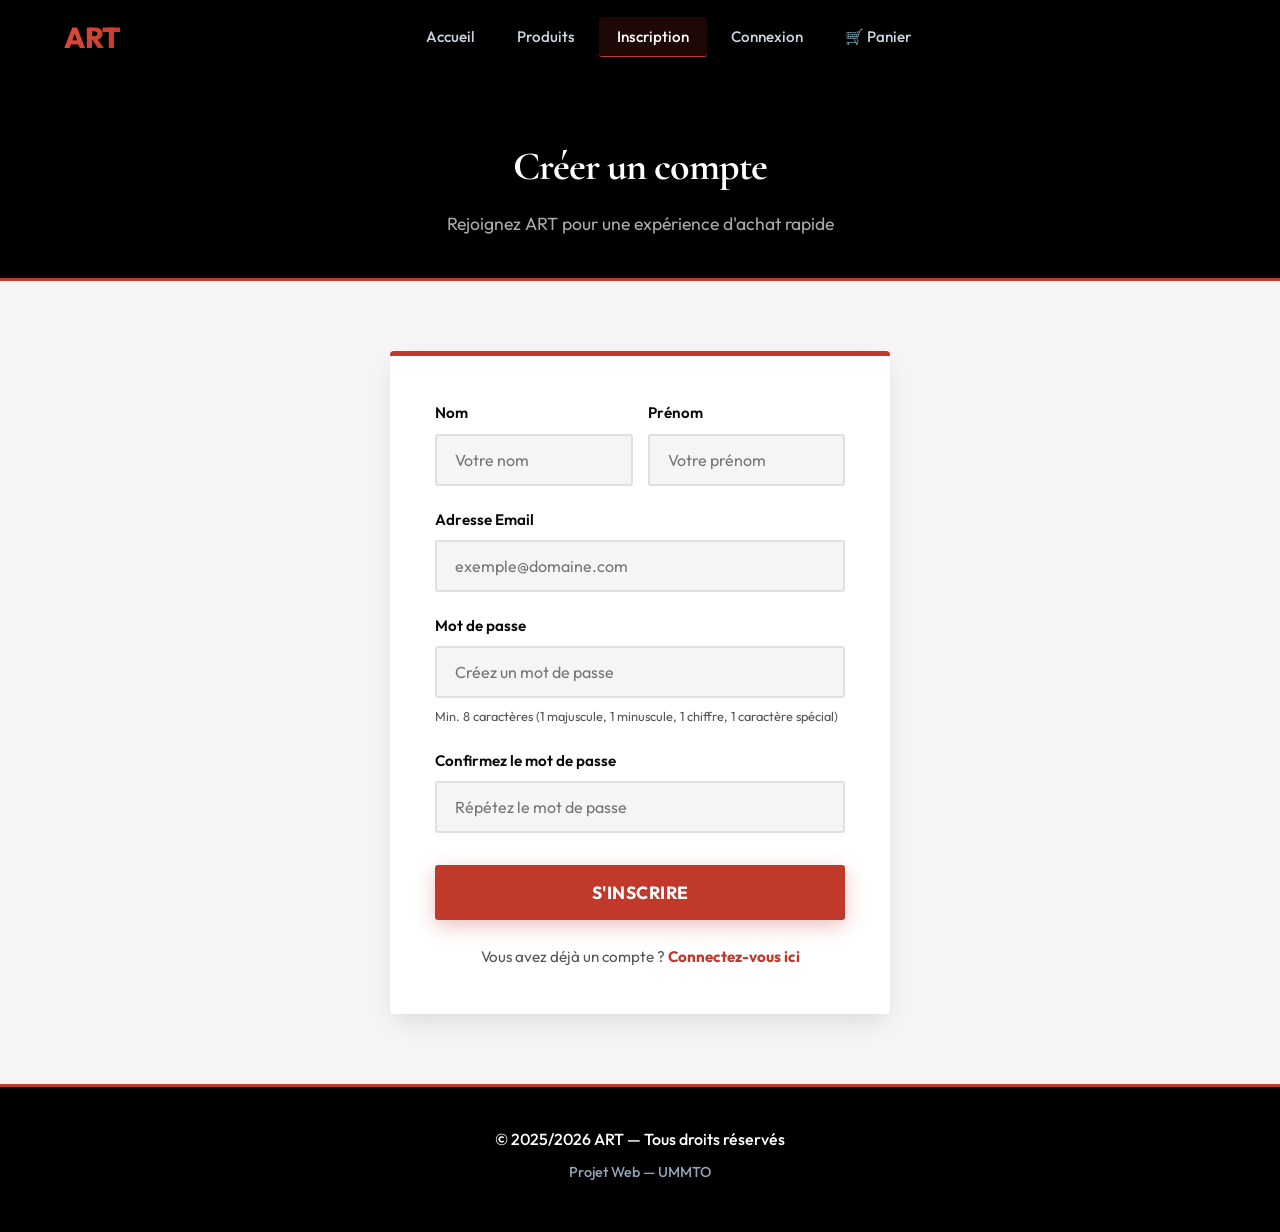
<file: content/inscription.html>
<!DOCTYPE html>
<html lang="fr">
<head>
    <meta charset="UTF-8">
    <meta name="viewport" content="width=device-width, initial-scale=1.0">
    <meta name="description" content="ART - Créez votre compte client.">
    <title>ART - Inscription</title>
    <link rel="stylesheet" href="../style/projet.css">
</head>
<body>

    <header>
        <div class="container">
            <div class="logo">
                <a href="../index.html"><h1><span>ART</span></h1></a>
            </div>
            <button id="hamburger" class="hamburger" aria-label="Menu">
                <span></span><span></span><span></span>
            </button>
            <nav id="nav-menu">
                <ul>
                    <li><a href="../index.html">Accueil</a></li>
                    <li><a href="produits.html">Produits</a></li>
                    <li><a href="inscription.html" class="actif">Inscription</a></li>
                    <li><a href="connection.html">Connexion</a></li>
                    <li><a href="commande.html">🛒 Panier <span id="compteur-panier" class="compteur">0</span></a></li>
                </ul>
            </nav>
            <div id="nav-session"></div>
        </div>
    </header>

    <main>
        <section class="titre-page">
            <h2>Créer un compte</h2>
            <p>Rejoignez ART pour une expérience d'achat rapide</p>
        </section>

        <section class="section-formulaire">
            <div class="conteneur-formulaire">
                <form id="formulaire-inscription" novalidate>
                    <div id="message-inscription" class="message"></div>

                    <div style="display: flex; gap: 15px;">
                        <div class="groupe-champ" style="flex: 1;">
                            <label for="nom">Nom</label>
                            <input type="text" id="nom" placeholder="Votre nom" required>
                        </div>
                        <div class="groupe-champ" style="flex: 1;">
                            <label for="prenom">Prénom</label>
                            <input type="text" id="prenom" placeholder="Votre prénom" required>
                        </div>
                    </div>

                    <div class="groupe-champ">
                        <label for="email-inscription">Adresse Email</label>
                        <input type="email" id="email-inscription" placeholder="exemple@domaine.com" required>
                    </div>

                    <div class="groupe-champ">
                        <label for="mdp-inscription">Mot de passe</label>
                        <input type="password" id="mdp-inscription" placeholder="Créez un mot de passe" required>
                        <small>Min. 8 caractères (1 majuscule, 1 minuscule, 1 chiffre, 1 caractère spécial)</small>
                    </div>

                    <div class="groupe-champ">
                        <label for="mdp-confirmation">Confirmez le mot de passe</label>
                        <input type="password" id="mdp-confirmation" placeholder="Répétez le mot de passe" required>
                    </div>

                    <button type="submit" class="btn-soumettre">S'inscrire</button>

                    <p class="lien-formulaire">Vous avez déjà un compte ? <a href="connection.html">Connectez-vous ici</a></p>
                </form>
            </div>
        </section>
    </main>

    <footer>
        <p>&copy; 2025/2026 ART — Tous droits réservés</p>
        <p class="info-projet">Projet Web — UMMTO</p>
    </footer>

    <script src="../javascript/projet.js"></script>
</body>
</html>
</file>
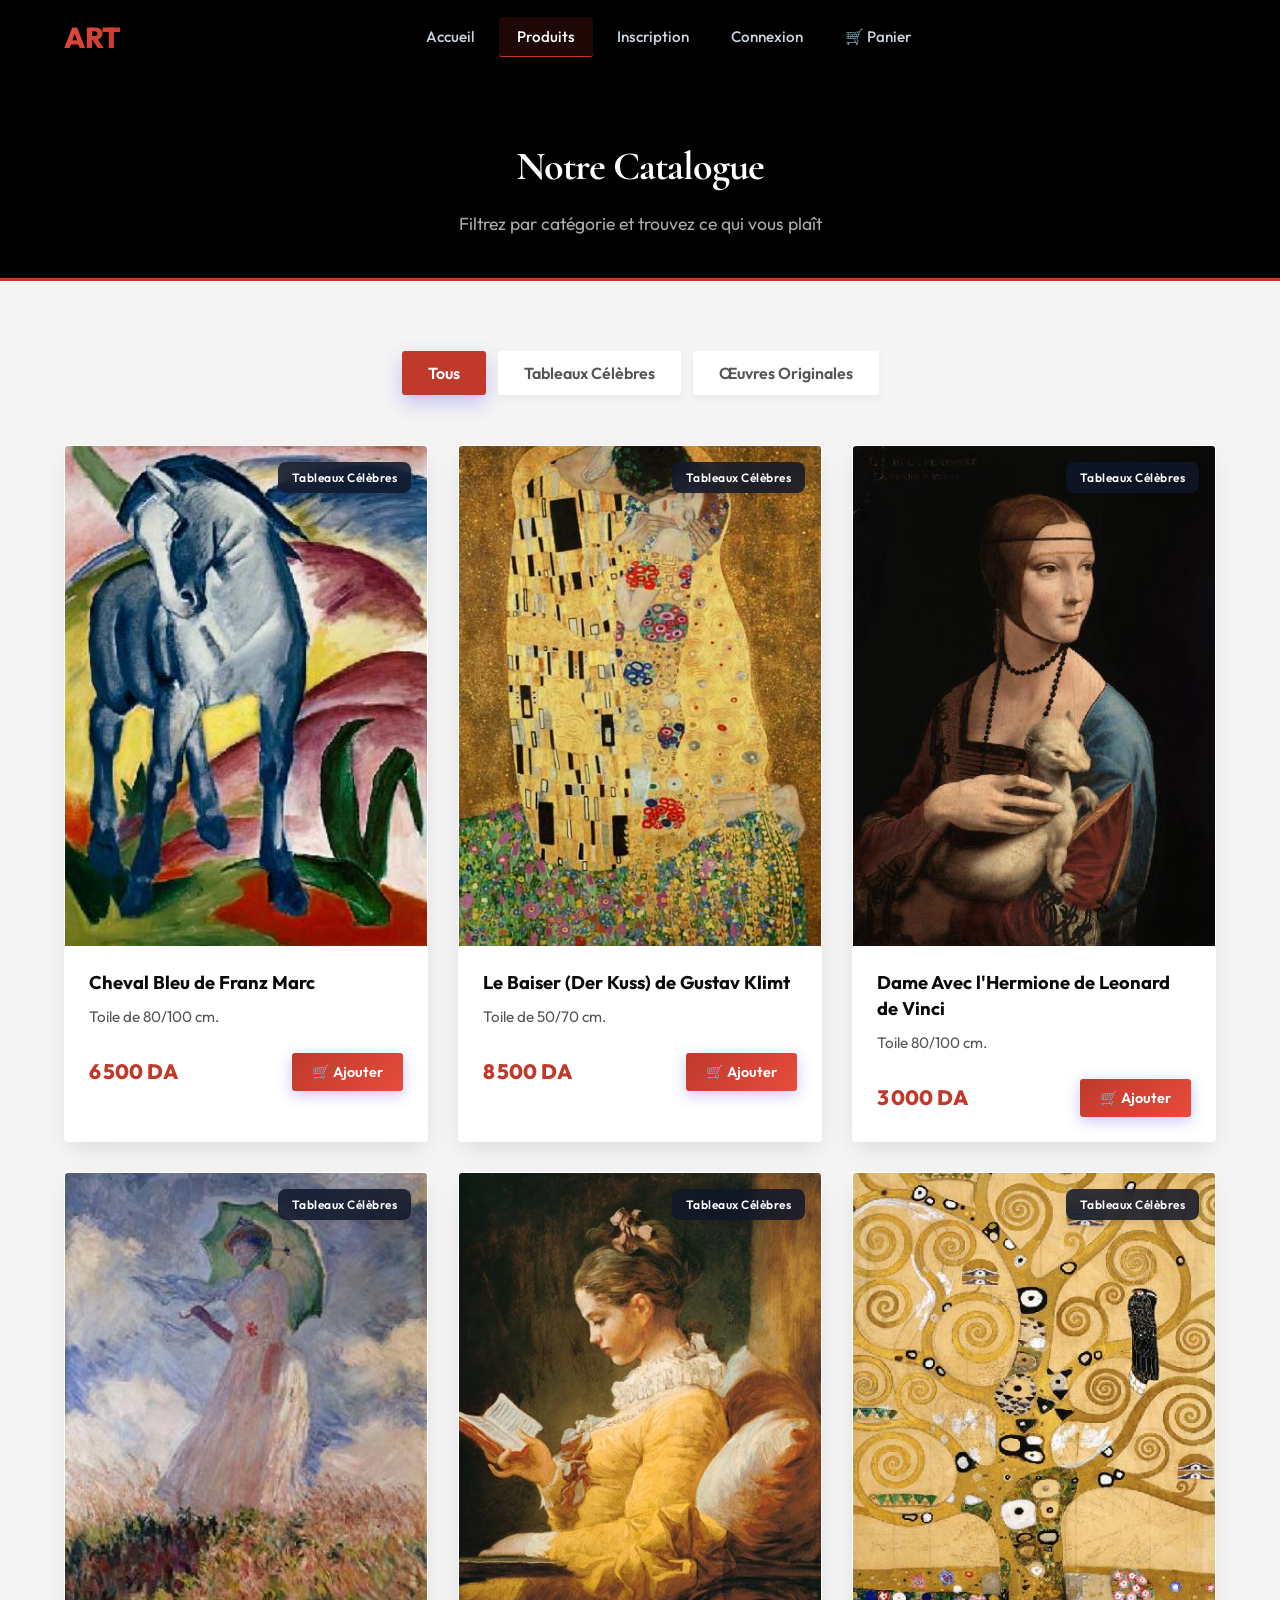
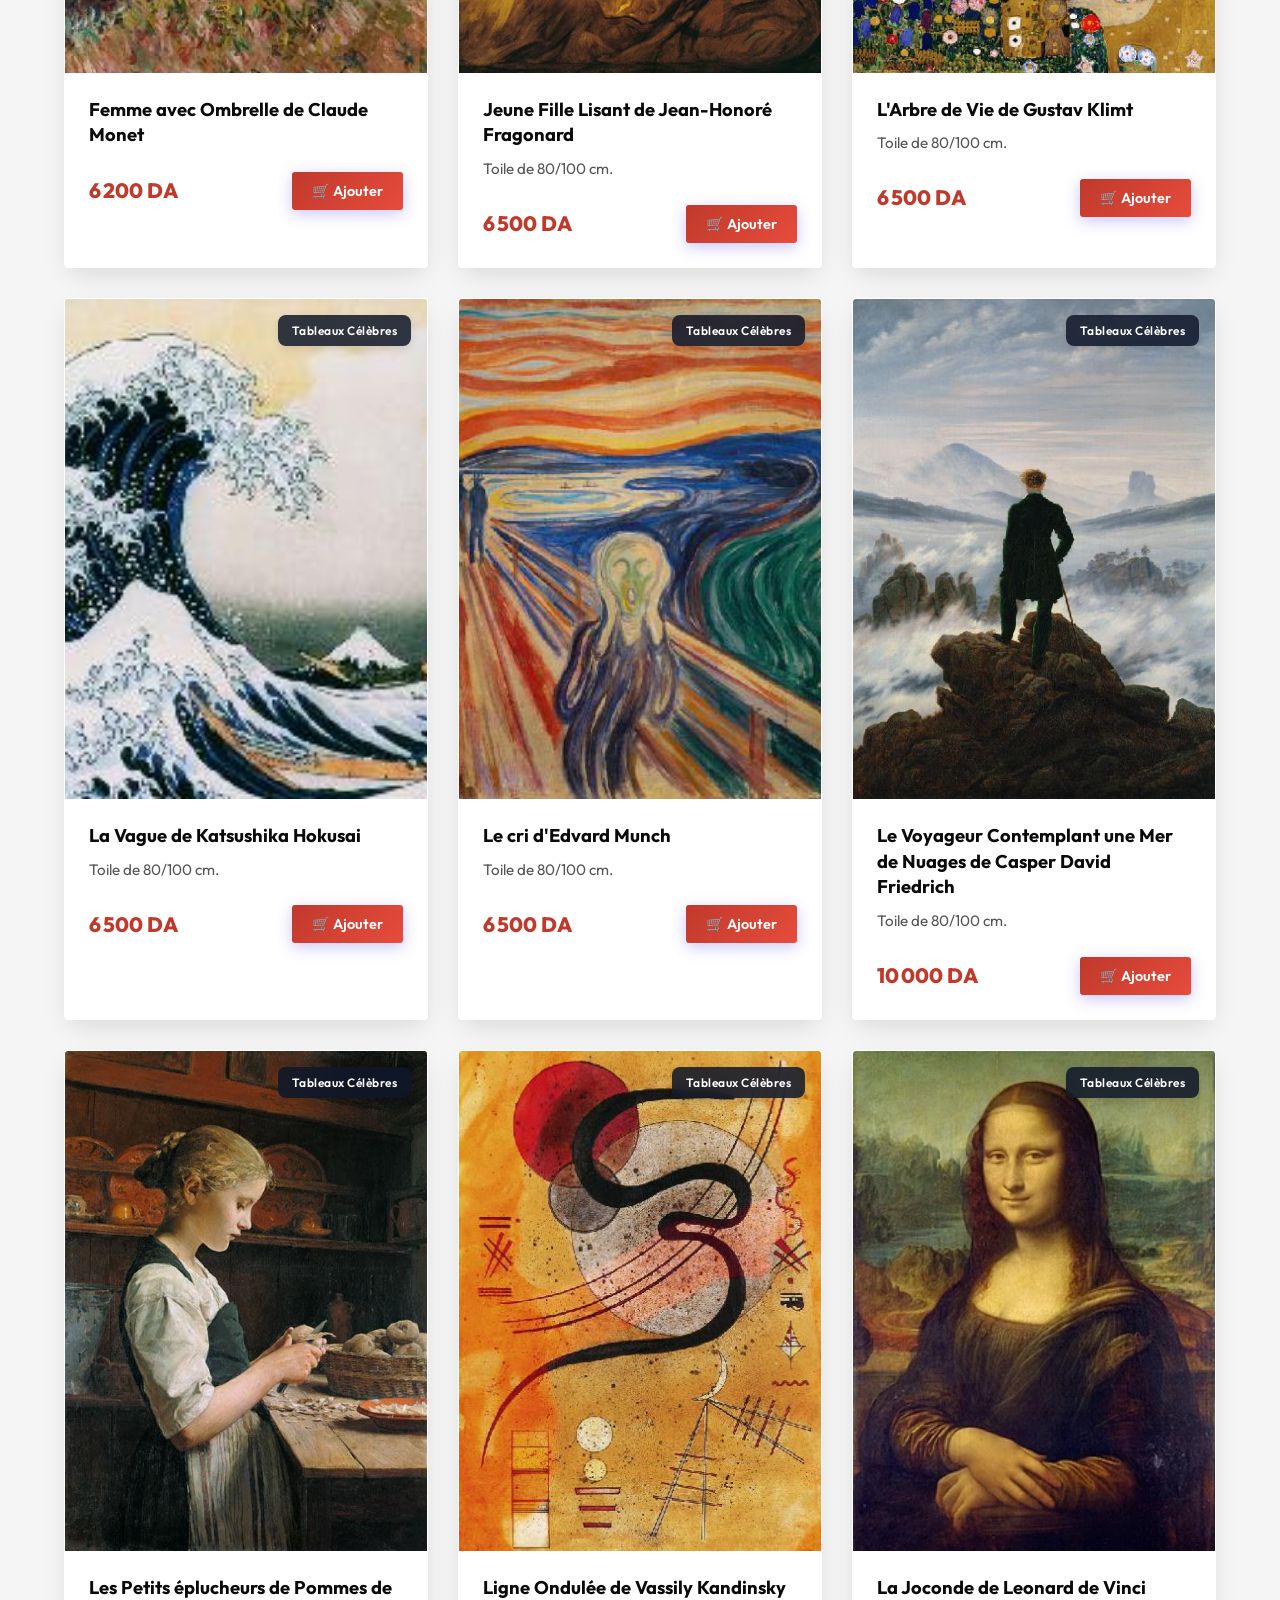
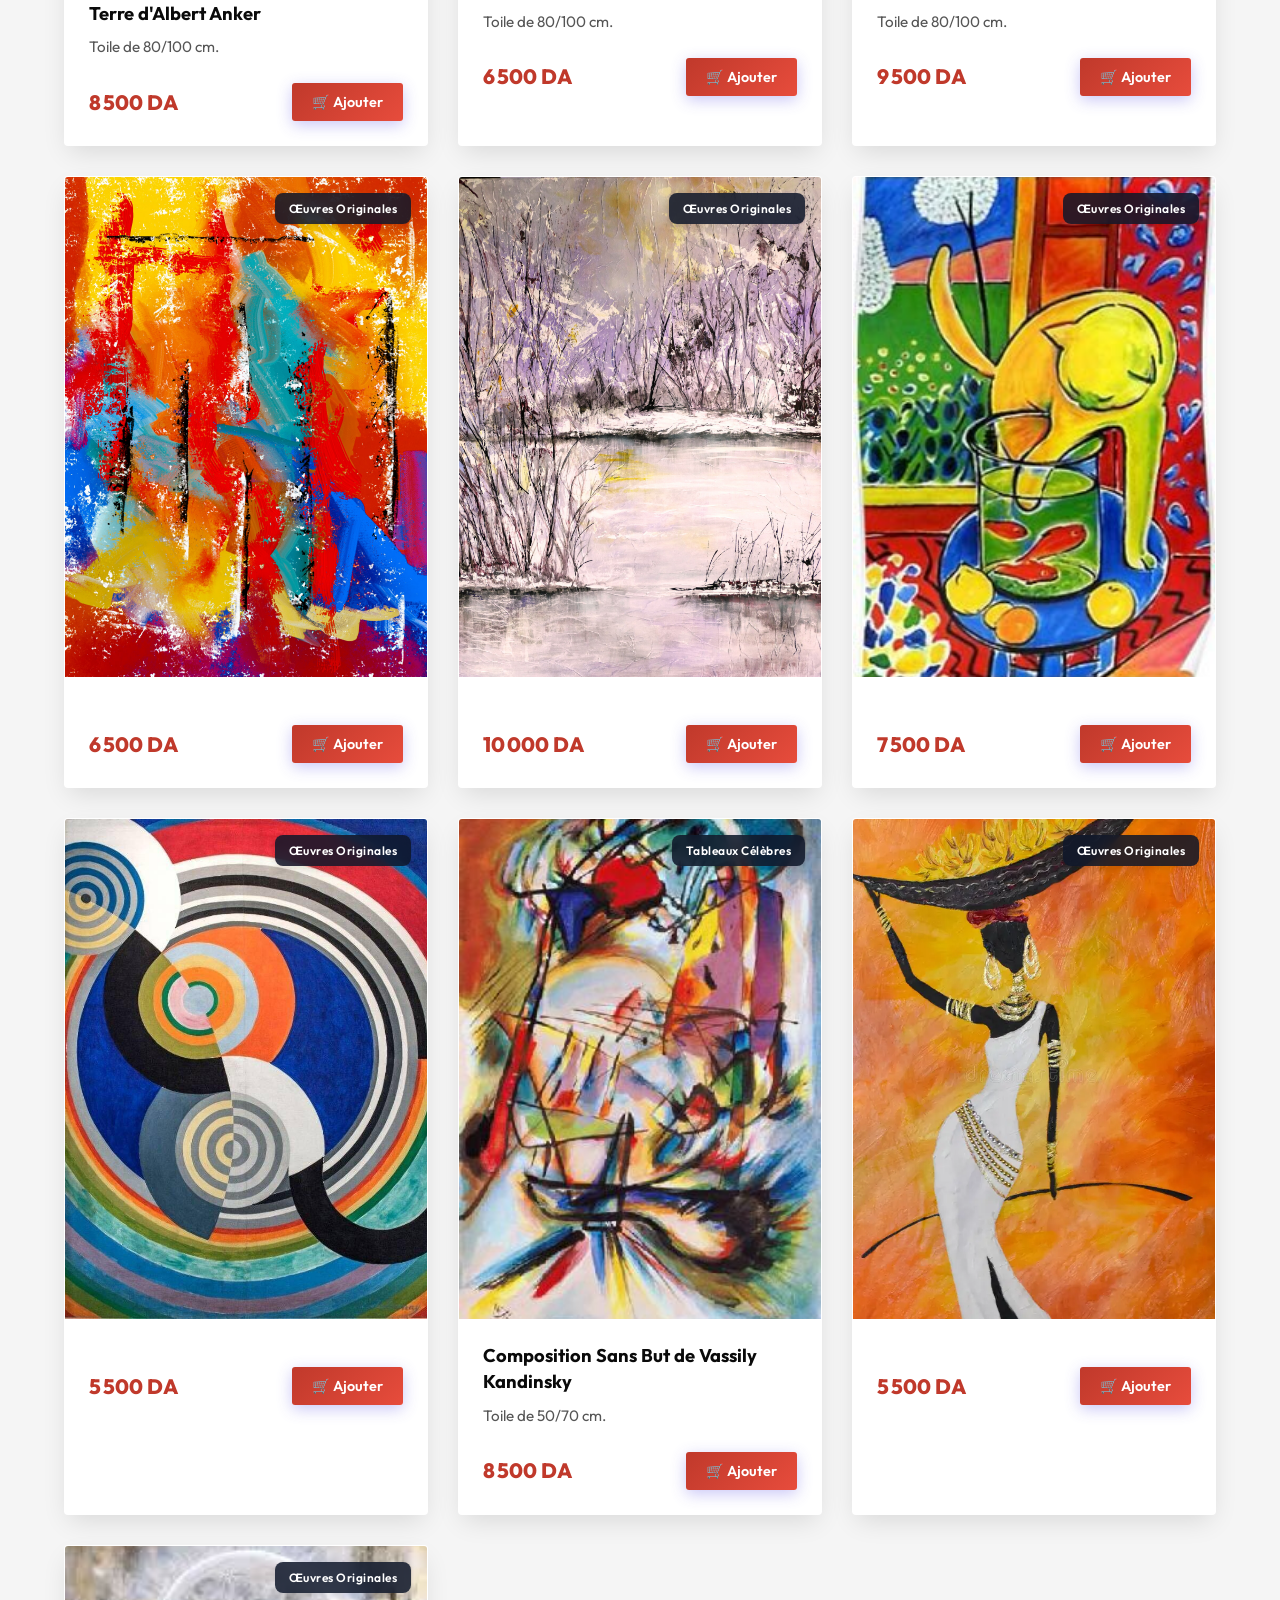
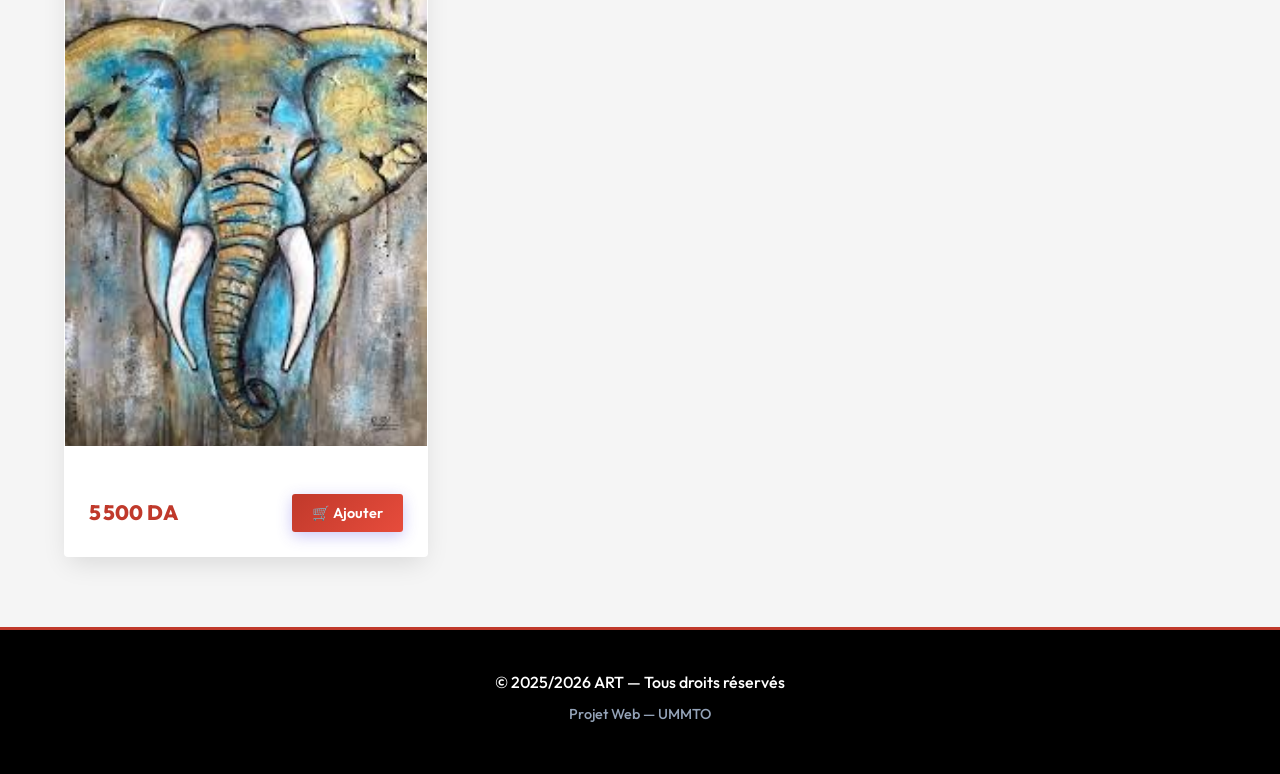
<file: content/produits.html>
<!DOCTYPE html>
<html lang="fr">
<head>
    <meta charset="UTF-8">
    <meta name="viewport" content="width=device-width, initial-scale=1.0">
    <meta name="description" content="ART - Catalogue de produits Électronique, Mode et Maison.">
    <title>ART - Nos Produits</title>
    <link rel="stylesheet" href="../style/projet.css">
</head>
<body>

    <header>
        <div class="container">
            <div class="logo">
                <a href="../index.html"><h1><span>ART</span></h1></a>
            </div>
            <button id="hamburger" class="hamburger" aria-label="Menu">
                <span></span><span></span><span></span>
            </button>
            <nav id="nav-menu">
                <ul>
                    <li><a href="../index.html">Accueil</a></li>
                    <li><a href="produits.html" class="actif">Produits</a></li>
                    <li><a href="inscription.html">Inscription</a></li>
                    <li><a href="connection.html">Connexion</a></li>
                    <li><a href="commande.html">🛒 Panier <span id="compteur-panier" class="compteur">0</span></a></li>
                </ul>
            </nav>
            <div id="nav-session"></div>
        </div>
    </header>

    <main>
        <section class="titre-page">
            <h2>Notre Catalogue</h2>
            <p>Filtrez par catégorie et trouvez ce qui vous plaît</p>
        </section>

        <section class="section-produits">
            <div class="container">
                <!-- Boutons de filtre générés par JavaScript -->
                <div id="filtres-categorie" class="conteneur-filtres"></div>

                <!-- Grille de produits chargée dynamiquement par JavaScript -->
                <div id="grille-produits" class="grille-produits">
                    <p class="erreur-chargement">Chargement en cours...</p>
                </div>
            </div>
        </section>
    </main>

    <footer>
        <p>&copy; 2025/2026 ART — Tous droits réservés</p>
        <p class="info-projet">Projet Web — UMMTO</p>
    </footer>

    <script src="../javascript/projet.js"></script>
</body>
</html>
</file>
<file: style/projet.css>
@import url('https://fonts.googleapis.com/css2?family=Cormorant+Garamond:wght@300;400;500;600;700&family=Outfit:wght@300;400;500;600;700;800&display=swap');

/* la police qu'on a choisi */
:root {
    --primaire: #c0392b;
    /* Rouge sombre - accent principal */
    --primaire-fonce: #0a0a0a;
    /* Noir profond */
    --secondaire: #e74c3c;
    /* Rouge vif */
    --accent: #c0392b;
    /* Rouge accent */
    --fond: #f5f5f5;
    /* Gris très doux */
    --fond-carte: #ffffff;
    --texte: #0a0a0a;
    --texte-clair: #555555;
    --bordure: #e0e0e0;

    /* Ombres élégantes */
    --ombre: 0 10px 25px -5px rgba(0, 0, 0, 0.12);
    --ombre-hover: 0 20px 35px -10px rgba(192, 57, 43, 0.2);

    /* Bords légèrement arrondis — style galerie */
    --rayon: 4px;
    --rayon-bouton: 3px;

    /* Animations fluides */
    --transition: all 0.35s cubic-bezier(0.2, 0.8, 0.2, 1);
}

/* reset basique */

* {
    margin: 0;
    padding: 0;
    box-sizing: border-box;
}

html {
    scroll-behavior: smooth;
}

body {
    font-family: 'Outfit', sans-serif;
    background: #ffffff;
    background: var(--fond);
    color: var(--texte);
    line-height: 1.6;
    min-height: 100vh;
    display: flex;
    flex-direction: column;
    -webkit-font-smoothing: antialiased;
}

a {
    text-decoration: none;
    color: inherit;
    transition: var(--transition);
}

ul {
    list-style: none;
}

img {
    max-width: 100%;
    height: auto;
    display: block;
}

.container {
    max-width: 1200px;
    margin: 0 auto;
    padding: 0 24px;
}

/* le header et le menu */
header {
    background: #000000;
    backdrop-filter: blur(12px);
    padding: 0;
    position: sticky;
    top: 0;
    z-index: 1000;
    box-shadow: 0 4px 20px rgba(0, 0, 0, 0.15);
}

header .container {
    display: flex;
    justify-content: space-between;
    align-items: center;
    padding: 14px 24px;
    flex-wrap: wrap;
}

.logo h1 {
    font-size: 1.8rem;
    font-weight: 800;
    color: white;
    letter-spacing: -0.5px;
}

.logo h1 span {
    background: linear-gradient(135deg, #e74c3c, #c0392b);
    -webkit-background-clip: text;
    background-clip: text;

    -webkit-text-fill-color: transparent;
}

nav ul {
    display: flex;
    gap: 6px;
    align-items: center;
}

nav ul li a {
    color: #cbd5e1;
    padding: 10px 18px;
    border-radius: var(--rayon-bouton);
    font-size: 0.95rem;
    font-weight: 500;
    transition: var(--transition);
}

nav ul li a:hover,
nav ul li a.actif {
    background: rgba(192, 57, 43, 0.15);
    color: white;
    border-bottom: 1px solid #c0392b;
}

.compteur {
    background: var(--accent);
    color: white;
    font-size: 0.75rem;
    padding: 2px 8px;
    border-radius: 50%;
    margin-left: 6px;
    font-weight: 700;
    display: none;
    align-items: center;
    justify-content: center;
}

#nav-session {
    display: flex;
    align-items: center;
    gap: 12px;
    font-size: 0.9rem;
}

.utilisateur-connecte {
    color: #e74c3c;
    font-weight: 600;
}

.btn-deconnexion {
    background: rgba(244, 63, 94, 0.15);
    color: #fda4af;
    border: 1px solid rgba(244, 63, 94, 0.3);
    padding: 8px 16px;
    border-radius: var(--rayon-bouton);
    cursor: pointer;
    font-size: 0.85rem;
    font-family: 'Outfit', sans-serif;
    font-weight: 600;
    transition: var(--transition);
}

.btn-deconnexion:hover {
    background: var(--accent);
    color: white;
    border-color: var(--accent);
}

/* Hamburger */
.hamburger {
    display: none;
    flex-direction: column;
    gap: 6px;
    background: none;
    border: none;
    cursor: pointer;
    padding: 5px;
}

.hamburger span {
    width: 28px;
    height: 3px;
    background: white;
    border-radius: 3px;
    transition: var(--transition);
}

.hamburger.actif span:nth-child(1) {
    transform: rotate(45deg) translate(6px, 6px);
}

.hamburger.actif span:nth-child(2) {
    opacity: 0;
}

.hamburger.actif span:nth-child(3) {
    transform: rotate(-45deg) translate(7px, -6px);
}


.hero {
    background: #000000;
    color: white;
    text-align: center;
    padding: 110px 20px;
    position: relative;
    overflow: hidden;
    box-shadow: inset 0 -10px 30px rgba(0, 0, 0, 0.3);
}

.hero::before {
    content: '';
    position: absolute;
    width: 600px;
    height: 600px;
    background: radial-gradient(circle, rgba(192, 57, 43, 0.12), transparent 60%);
    top: -200px;
    left: -100px;
}

.hero h2 {
    font-size: 3.8rem;
    line-height: 1.1;
    margin-bottom: 24px;
    font-weight: 800;
    letter-spacing: -1.5px;
    position: relative;
    z-index: 1;
}

.hero h2 .accent {
    color: #e74c3c;
}

.hero p {
    font-size: 1.2rem;
    margin-bottom: 45px;
    color: #cccccc;
    font-weight: 400;
    position: relative;
    z-index: 1;
    max-width: 650px;
    margin-left: auto;
    margin-right: auto;
}

.btn-principal {
    display: inline-block;
    background: #c0392b;
    color: white;
    padding: 16px 40px;
    border-radius: var(--rayon-bouton);
    font-weight: 700;
    font-size: 1.1rem;
    transition: var(--transition);
    position: relative;
    z-index: 1;
    box-shadow: 0 10px 25px rgba(192, 57, 43, 0.3);
    letter-spacing: 0.5px;
    text-transform: uppercase;
    font-size: 0.95rem;
}

.btn-principal:hover {
    transform: translateY(-4px);
    background: #e74c3c;
    box-shadow: 0 15px 35px rgba(192, 57, 43, 0.45);
}

/* partie avantages */
.presentation {
    padding: 90px 20px;
    text-align: center;
    background: white;
}

.presentation h2 {
    font-size: 2.3rem;
    margin-bottom: 50px;
    font-weight: 800;
    color: var(--primaire-fonce);
    letter-spacing: -1px;
}

.grille-avantages {
    display: grid;
    grid-template-columns: repeat(auto-fit, minmax(250px, 1fr));
    gap: 30px;
}

.avantage {
    background: var(--fond);
    padding: 40px 25px;
    border-radius: var(--rayon);
    transition: var(--transition);
    border: 1px solid transparent;
}

.avantage:hover {
    transform: translateY(-6px);
    background: white;
    box-shadow: var(--ombre);
    border-color: var(--bordure);
}

.avantage .icone {
    font-size: 3rem;
    margin-bottom: 20px;
    display: inline-block;
    background: linear-gradient(135deg, #c0392b, #e74c3c);
    -webkit-background-clip: text;
    background-clip: text;

    -webkit-text-fill-color: transparent;
    filter: drop-shadow(0 4px 6px rgba(192, 57, 43, 0.25));
}

.avantage h3 {
    font-size: 1.25rem;
    margin-bottom: 12px;
    font-weight: 700;
    color: var(--texte);
}

.avantage p {
    font-size: 0.95rem;
    color: var(--texte-clair);
}

/* partie categories */
.categories-apercu {
    padding: 90px 20px;
    text-align: center;
}

.categories-apercu h2 {
    font-size: 2.3rem;
    margin-bottom: 50px;
    font-weight: 800;
    color: var(--primaire-fonce);
    letter-spacing: -1px;
}

.grille-categories {
    display: grid;
    grid-template-columns: repeat(auto-fit, minmax(350px, 1fr));
    gap: 30px;
    max-width: 900px;
    margin: 0 auto;
}

.carte-categorie {
    padding: 50px 40px;
    border-radius: var(--rayon);
    transition: var(--transition);
    cursor: pointer;
    position: relative;
    overflow: hidden;
    text-align: left;
    color: white;
    box-shadow: var(--ombre);
}

/* Couleurs spécifiques par catégorie */
.carte-categorie:nth-child(1) {
    background: linear-gradient(135deg, #0a0a0a, #2c0000);
    border-left: 4px solid #c0392b;
}

.carte-categorie:nth-child(2) {
    background: linear-gradient(135deg, #1a1a1a, #3d0000);
    border-left: 4px solid #e74c3c;
}

.carte-categorie:hover {
    transform: translateY(-8px);
    box-shadow: 0 20px 40px rgba(192, 57, 43, 0.25);
}

.carte-categorie .icone-cat {
    font-size: 3.5rem;
    margin-bottom: 20px;
    filter: drop-shadow(0 4px 8px rgba(0, 0, 0, 0.2));
}

.carte-categorie h3 {
    font-size: 1.8rem;
    margin-bottom: 12px;
    font-weight: 800;
}

.carte-categorie p {
    color: rgba(255, 255, 255, 0.9);
    font-size: 1.05rem;
}

/* page des produits */
.section-produits {
    padding: 70px 20px;
}

.section-produits h2 {
    text-align: center;
    font-size: 2.3rem;
    margin-bottom: 40px;
    font-weight: 800;
    color: var(--primaire-fonce);
    letter-spacing: -1px;
}

.conteneur-filtres {
    display: flex;
    justify-content: center;
    flex-wrap: wrap;
    gap: 12px;
    margin-bottom: 50px;
}

.btn-filtre {
    padding: 10px 24px;
    border: 2px solid white;
    background: white;
    color: var(--texte-clair);
    border-radius: var(--rayon-bouton);
    cursor: pointer;
    font-family: 'Outfit', sans-serif;
    font-size: 1rem;
    font-weight: 600;
    transition: var(--transition);
    box-shadow: 0 4px 10px rgba(0, 0, 0, 0.05);
}

.btn-filtre:hover {
    color: var(--primaire);
    box-shadow: 0 6px 15px rgba(79, 70, 229, 0.15);
}

.btn-filtre.actif {
    background: var(--primaire);
    color: white;
    border-color: var(--primaire);
    box-shadow: 0 8px 20px rgba(79, 70, 229, 0.3);
}

.grille-produits {
    display: grid;
    grid-template-columns: repeat(auto-fill, minmax(280px, 1fr));
    gap: 30px;
}

.carte-produit {
    background: var(--fond-carte);
    border-radius: var(--rayon);
    overflow: hidden;
    transition: var(--transition);
    box-shadow: var(--ombre);
    position: relative;
    border: 1px solid transparent;
}

.carte-produit:hover {
    transform: translateY(-8px);
    box-shadow: var(--ombre-hover);
    border-color: var(--bordure);
}

.image-produit {
    position: relative;
    height: 500px;
    overflow: hidden;
    background: #e2e8f0;
    /* Fond colorÃ© pour faire ressortir le produit */
    padding: 0;
}

.image-produit img {
    width: 100%;
    height: 100%;
    object-fit: cover;
    transition: transform 0.6s cubic-bezier(0.2, 0.8, 0.2, 1);
}

.carte-produit:hover .image-produit img {
    transform: scale(1.08);
}

.badge-categorie {
    position: absolute;
    top: 16px;
    right: 16px;
    background: rgba(15, 23, 42, 0.85);
    backdrop-filter: blur(8px);
    color: white;
    padding: 6px 14px;
    border-radius: 8px;
    font-size: 0.75rem;
    font-weight: 600;
    letter-spacing: 0.5px;
    box-shadow: 0 4px 10px rgba(0, 0, 0, 0.1);
}

.info-produit {
    padding: 24px;
}

.info-produit h3 {
    font-size: 1.15rem;
    margin-bottom: 10px;
    font-weight: 700;
    line-height: 1.4;
    color: var(--texte);
}

.description-produit {
    font-size: 0.95rem;
    color: var(--texte-clair);
    margin-bottom: 24px;
    line-height: 1.5;
}

.bas-carte {
    display: flex;
    justify-content: space-between;
    align-items: center;
}

.prix {
    font-size: 1.3rem;
    font-weight: 800;
    color: var(--primaire);
}

.btn-ajouter {
    background: linear-gradient(135deg, var(--primaire), var(--secondaire));
    color: white;
    border: none;
    padding: 10px 20px;
    border-radius: var(--rayon-bouton);
    cursor: pointer;
    font-family: 'Outfit', sans-serif;
    font-size: 0.9rem;
    font-weight: 600;
    transition: var(--transition);
    box-shadow: 0 4px 15px rgba(79, 70, 229, 0.3);
}

.btn-ajouter:hover {
    transform: scale(1.05);
    box-shadow: 0 6px 20px rgba(79, 70, 229, 0.4);
}

.aucun-produit,
.erreur-chargement {
    text-align: center;
    padding: 80px;
    color: var(--texte-clair);
    font-size: 1.2rem;
    grid-column: 1 / -1;
}

/* formulaires connexion et inscription */
.section-formulaire {
    padding: 70px 20px;
    display: flex;
    justify-content: center;
    min-height: calc(100vh - 300px);
}

.conteneur-formulaire {
    background: white;
    padding: 45px;
    border-radius: var(--rayon);
    box-shadow: var(--ombre);
    width: 100%;
    max-width: 500px;
    border-top: 5px solid var(--primaire);
}

.conteneur-formulaire h2 {
    text-align: center;
    margin-bottom: 12px;
    font-size: 2rem;
    font-weight: 800;
    color: var(--primaire-fonce);
    letter-spacing: -0.5px;
}

.conteneur-formulaire .sous-titre {
    text-align: center;
    color: var(--texte-clair);
    margin-bottom: 35px;
    font-size: 1rem;
}

.groupe-champ {
    margin-bottom: 22px;
}

.groupe-champ label {
    display: block;
    margin-bottom: 8px;
    font-weight: 600;
    font-size: 0.95rem;
    color: var(--texte);
}

.groupe-champ input,
.groupe-champ textarea,
.groupe-champ select {
    width: 100%;
    padding: 14px 18px;
    border: 2px solid var(--bordure);
    border-radius: var(--rayon-bouton);
    font-family: 'Outfit', sans-serif;
    font-size: 1rem;
    transition: var(--transition);
    background: var(--fond);
}

.groupe-champ input:focus,
.groupe-champ textarea:focus,
.groupe-champ select:focus {
    outline: none;
    border-color: #c0392b;
    background: white;
    box-shadow: 0 0 0 4px rgba(192, 57, 43, 0.12);
}

.groupe-champ small {
    display: block;
    margin-top: 8px;
    font-size: 0.8rem;
    color: var(--texte-clair);
}

.btn-soumettre {
    width: 100%;
    padding: 16px;
    background: #c0392b;
    color: white;
    border: none;
    border-radius: var(--rayon-bouton);
    font-family: 'Outfit', sans-serif;
    font-size: 1.1rem;
    font-weight: 700;
    cursor: pointer;
    transition: var(--transition);
    margin-top: 10px;
    box-shadow: 0 6px 20px rgba(192, 57, 43, 0.3);
    text-transform: uppercase;
    letter-spacing: 0.5px;
}

.btn-soumettre:hover {
    transform: translateY(-2px);
    background: #e74c3c;
    box-shadow: 0 10px 25px rgba(192, 57, 43, 0.4);
}

/* Messages */
.message {
    padding: 14px 20px;
    border-radius: 12px;
    margin-bottom: 24px;
    font-size: 0.95rem;
    font-weight: 600;
    text-align: center;
    display: none;
}

.message.erreur {
    display: block;
    background: #fff1f2;
    color: #e11d48;
    border: 1px solid #fecdd3;
}

.message.succes {
    display: block;
    background: #f0fdf4;
    color: #16a34a;
    border: 1px solid #bbf7d0;
}

.lien-formulaire {
    text-align: center;
    margin-top: 25px;
    font-size: 0.95rem;
    color: var(--texte-clair);
}

.lien-formulaire a {
    color: #c0392b;
    font-weight: 700;
}

.lien-formulaire a:hover {
    text-decoration: underline;
}

/* page de commande */
.section-commande {
    padding: 70px 20px;
}

.section-commande h2 {
    text-align: center;
    font-size: 2.3rem;
    margin-bottom: 40px;
    font-weight: 800;
    color: var(--primaire-fonce);
    letter-spacing: -1px;
}

.grille-commande {
    display: grid;
    grid-template-columns: 1fr 1fr;
    gap: 30px;
    max-width: 1000px;
    margin: 0 auto;
}

.resume-panier,
.formulaire-livraison {
    background: white;
    padding: 35px;
    border-radius: var(--rayon);
    box-shadow: var(--ombre);
}

.resume-panier h3,
.formulaire-livraison h3 {
    font-size: 1.3rem;
    margin-bottom: 25px;
    padding-bottom: 12px;
    border-bottom: 2px solid var(--bordure);
    font-weight: 800;
    color: var(--primaire-fonce);
}

.item-panier {
    display: flex;
    justify-content: space-between;
    align-items: center;
    padding: 16px 0;
    border-bottom: 1px dashed var(--bordure);
}

.info-item h4 {
    font-size: 1rem;
    margin-bottom: 6px;
    font-weight: 700;
    color: var(--texte);
}

.info-item p {
    font-size: 0.9rem;
    color: var(--texte-clair);
}

.actions-item {
    display: flex;
    align-items: center;
    gap: 16px;
}

.sous-total {
    font-weight: 800;
    color: var(--primaire);
    font-size: 1rem;
}

.btn-supprimer {
    background: var(--fond);
    color: var(--accent);
    border: none;
    width: 32px;
    height: 32px;
    border-radius: 8px;
    cursor: pointer;
    font-size: 1rem;
    transition: var(--transition);
    display: flex;
    align-items: center;
    justify-content: center;
}

.btn-supprimer:hover {
    background: var(--accent);
    color: white;
}

.panier-vide {
    text-align: center;
    color: var(--texte-clair);
    padding: 50px 10px;
    font-size: 1.05rem;
}

.total-panier {
    display: flex;
    justify-content: space-between;
    align-items: center;
    margin-top: 25px;
    padding-top: 20px;
    border-top: 3px solid var(--primaire);
    font-weight: 800;
}

.total-panier .montant-total {
    color: var(--secondaire);
    font-size: 1.6rem;
}

/* notification quand on ajoute au panier */
.notification-panier {
    position: fixed;
    bottom: 30px;
    right: 30px;
    background: #0a0a0a;
    color: white;
    border-left: 4px solid #c0392b;
    padding: 16px 24px;
    border-radius: var(--rayon-bouton);
    box-shadow: 0 10px 25px rgba(0, 0, 0, 0.4);
    z-index: 9999;
    font-size: 0.95rem;
    font-weight: 600;
    animation: entrerNotif 0.5s cubic-bezier(0.2, 0.8, 0.2, 1);
}

@keyframes entrerNotif {
    from {
        transform: translateY(100px);
        opacity: 0;
    }

    to {
        transform: translateY(0);
        opacity: 1;
    }
}

/* titre des pages */
.titre-page {
    background: #000000;
    color: white;
    text-align: center;
    padding: 60px 20px 40px;
    border-bottom: 3px solid #c0392b;
}

.titre-page h2 {
    font-size: 2.5rem;
    font-weight: 800;
    letter-spacing: -1px;
    margin-bottom: 12px;
    font-family: 'Cormorant Garamond', serif;
}

.titre-page p {
    color: #aaaaaa;
    font-size: 1.1rem;
}

/* footer */
footer {
    background: #000000;
    color: white;
    text-align: center;
    padding: 40px 20px;
    margin-top: auto;
    border-top: 3px solid #c0392b;
}

footer p {
    margin-bottom: 8px;
    font-weight: 500;
}

footer .info-projet {
    font-size: 0.9rem;
    color: #94a3b8;
}

/* media queries pour telephone et tablette */
@media screen and (max-width: 768px) {
    .hamburger {
        display: flex;
    }

    nav {
        width: 100%;
        order: 3;
    }

    nav ul {
        display: none;
        flex-direction: column;
        width: 100%;
        padding: 16px 0;
    }

    nav ul.actif {
        display: flex;
    }

    nav ul li {
        width: 100%;
    }

    nav ul li a {
        display: block;
        padding: 12px 18px;
        border-radius: 8px;
        background: rgba(255, 255, 255, 0.05);
        margin-bottom: 6px;
    }

    .hero {
        padding: 80px 20px;
    }

    .hero h2 {
        font-size: 2.8rem;
    }

    .hero p {
        font-size: 1.05rem;
    }

    .grille-produits {
        grid-template-columns: repeat(auto-fill, minmax(240px, 1fr));
        gap: 20px;
    }

    .grille-commande {
        grid-template-columns: 1fr;
        gap: 30px;
    }

    .conteneur-formulaire {
        padding: 35px 24px;
    }

    #nav-session {
        order: 2;
    }
}

@media screen and (max-width: 480px) {
    .logo h1 {
        font-size: 1.5rem;
    }

    .hero h2 {
        font-size: 2.2rem;
    }

    .btn-principal {
        padding: 14px 30px;
        width: 100%;
    }

    .grille-avantages {
        grid-template-columns: 1fr;
    }

    .grille-categories {
        grid-template-columns: 1fr;
    }

    .titre-page h2 {
        font-size: 2.2rem;
    }

    .item-panier {
        flex-direction: column;
        align-items: flex-start;
        gap: 12px;
    }

    .actions-item {
        align-self: stretch;
        justify-content: space-between;
    }

    .notification-panier {
        left: 20px;
        right: 20px;
        bottom: 20px;
        text-align: center;
    }
}
</file>
<file: projet.css>
@import url('https://fonts.googleapis.com/css2?family=Cormorant+Garamond:wght@300;400;500;600;700&family=Outfit:wght@300;400;500;600;700;800&display=swap');

/* la police qu'on a choisi */
:root {
    --primaire: #c0392b;
    /* Rouge sombre - accent principal */
    --primaire-fonce: #0a0a0a;
    /* Noir profond */
    --secondaire: #e74c3c;
    /* Rouge vif */
    --accent: #c0392b;
    /* Rouge accent */
    --fond: #f5f5f5;
    /* Gris très doux */
    --fond-carte: #ffffff;
    --texte: #0a0a0a;
    --texte-clair: #555555;
    --bordure: #e0e0e0;

    /* Ombres élégantes */
    --ombre: 0 10px 25px -5px rgba(0, 0, 0, 0.12);
    --ombre-hover: 0 20px 35px -10px rgba(192, 57, 43, 0.2);

    /* Bords légèrement arrondis — style galerie */
    --rayon: 4px;
    --rayon-bouton: 3px;

    /* Animations fluides */
    --transition: all 0.35s cubic-bezier(0.2, 0.8, 0.2, 1);
}

/* reset basique */
*,
*::before,
*::after {
    margin: 0;
    padding: 0;
    box-sizing: border-box;
}

html {
    scroll-behavior: smooth;
}

body {
    font-family: 'Outfit', sans-serif;
    background: #ffffff;
    background: var(--fond);
    color: var(--texte);
    line-height: 1.6;
    min-height: 100vh;
    display: flex;
    flex-direction: column;
    -webkit-font-smoothing: antialiased;
}

a {
    text-decoration: none;
    color: inherit;
    transition: var(--transition);
}

ul {
    list-style: none;
}

img {
    max-width: 100%;
    height: auto;
    display: block;
}

.container {
    max-width: 1200px;
    margin: 0 auto;
    padding: 0 24px;
}

/* le header et le menu */
header {
    background: #000000;
    backdrop-filter: blur(12px);
    padding: 0;
    position: sticky;
    top: 0;
    z-index: 1000;
    box-shadow: 0 4px 20px rgba(0, 0, 0, 0.15);
}

header .container {
    display: flex;
    justify-content: space-between;
    align-items: center;
    padding: 14px 24px;
    flex-wrap: wrap;
}

.logo h1 {
    font-size: 1.8rem;
    font-weight: 800;
    color: white;
    letter-spacing: -0.5px;
}

.logo h1 span {
    background: linear-gradient(135deg, #e74c3c, #c0392b);
    -webkit-background-clip: text;
    -webkit-text-fill-color: transparent;
}

nav ul {
    display: flex;
    gap: 6px;
    align-items: center;
}

nav ul li a {
    color: #cbd5e1;
    padding: 10px 18px;
    border-radius: var(--rayon-bouton);
    font-size: 0.95rem;
    font-weight: 500;
    transition: var(--transition);
}

nav ul li a:hover,
nav ul li a.actif {
    background: rgba(192, 57, 43, 0.15);
    color: white;
    border-bottom: 1px solid #c0392b;
}

.compteur {
    background: var(--accent);
    color: white;
    font-size: 0.75rem;
    padding: 2px 8px;
    border-radius: 50%;
    margin-left: 6px;
    font-weight: 700;
    display: none;
    align-items: center;
    justify-content: center;
}

#nav-session {
    display: flex;
    align-items: center;
    gap: 12px;
    font-size: 0.9rem;
}

.utilisateur-connecte {
    color: #e74c3c;
    font-weight: 600;
}

.btn-deconnexion {
    background: rgba(244, 63, 94, 0.15);
    color: #fda4af;
    border: 1px solid rgba(244, 63, 94, 0.3);
    padding: 8px 16px;
    border-radius: var(--rayon-bouton);
    cursor: pointer;
    font-size: 0.85rem;
    font-family: 'Outfit', sans-serif;
    font-weight: 600;
    transition: var(--transition);
}

.btn-deconnexion:hover {
    background: var(--accent);
    color: white;
    border-color: var(--accent);
}

/* Hamburger */
.hamburger {
    display: none;
    flex-direction: column;
    gap: 6px;
    background: none;
    border: none;
    cursor: pointer;
    padding: 5px;
}

.hamburger span {
    width: 28px;
    height: 3px;
    background: white;
    border-radius: 3px;
    transition: var(--transition);
}

.hamburger.actif span:nth-child(1) {
    transform: rotate(45deg) translate(6px, 6px);
}

.hamburger.actif span:nth-child(2) {
    opacity: 0;
}

.hamburger.actif span:nth-child(3) {
    transform: rotate(-45deg) translate(7px, -6px);
}

/* la grande image d'accueil */
.hero {
    background: #000000;
    color: white;
    text-align: center;
    padding: 110px 20px;
    position: relative;
    overflow: hidden;
    box-shadow: inset 0 -10px 30px rgba(0, 0, 0, 0.3);
}

.hero::before {
    content: '';
    position: absolute;
    width: 600px;
    height: 600px;
    background: radial-gradient(circle, rgba(192, 57, 43, 0.12), transparent 60%);
    top: -200px;
    left: -100px;
}

.hero h2 {
    font-size: 3.8rem;
    line-height: 1.1;
    margin-bottom: 24px;
    font-weight: 800;
    letter-spacing: -1.5px;
    position: relative;
    z-index: 1;
}

.hero h2 .accent {
    color: #e74c3c;
}

.hero p {
    font-size: 1.2rem;
    margin-bottom: 45px;
    color: #cccccc;
    font-weight: 400;
    position: relative;
    z-index: 1;
    max-width: 650px;
    margin-left: auto;
    margin-right: auto;
}

.btn-principal {
    display: inline-block;
    background: #c0392b;
    color: white;
    padding: 16px 40px;
    border-radius: var(--rayon-bouton);
    font-weight: 700;
    font-size: 1.1rem;
    transition: var(--transition);
    position: relative;
    z-index: 1;
    box-shadow: 0 10px 25px rgba(192, 57, 43, 0.3);
    letter-spacing: 0.5px;
    text-transform: uppercase;
    font-size: 0.95rem;
}

.btn-principal:hover {
    transform: translateY(-4px);
    background: #e74c3c;
    box-shadow: 0 15px 35px rgba(192, 57, 43, 0.45);
}

/* partie avantages */
.presentation {
    padding: 90px 20px;
    text-align: center;
    background: white;
}

.presentation h2 {
    font-size: 2.3rem;
    margin-bottom: 50px;
    font-weight: 800;
    color: var(--primaire-fonce);
    letter-spacing: -1px;
}

.grille-avantages {
    display: grid;
    grid-template-columns: repeat(auto-fit, minmax(250px, 1fr));
    gap: 30px;
}

.avantage {
    background: var(--fond);
    padding: 40px 25px;
    border-radius: var(--rayon);
    transition: var(--transition);
    border: 1px solid transparent;
}

.avantage:hover {
    transform: translateY(-6px);
    background: white;
    box-shadow: var(--ombre);
    border-color: var(--bordure);
}

.avantage .icone {
    font-size: 3rem;
    margin-bottom: 20px;
    display: inline-block;
    background: linear-gradient(135deg, #c0392b, #e74c3c);
    -webkit-background-clip: text;
    -webkit-text-fill-color: transparent;
    filter: drop-shadow(0 4px 6px rgba(192, 57, 43, 0.25));
}

.avantage h3 {
    font-size: 1.25rem;
    margin-bottom: 12px;
    font-weight: 700;
    color: var(--texte);
}

.avantage p {
    font-size: 0.95rem;
    color: var(--texte-clair);
}

/* partie categories */
.categories-apercu {
    padding: 90px 20px;
    text-align: center;
}

.categories-apercu h2 {
    font-size: 2.3rem;
    margin-bottom: 50px;
    font-weight: 800;
    color: var(--primaire-fonce);
    letter-spacing: -1px;
}

.grille-categories {
    display: grid;
    grid-template-columns: repeat(auto-fit, minmax(350px, 1fr));
    gap: 30px;
    max-width: 900px;
    margin: 0 auto;
}

.carte-categorie {
    padding: 50px 40px;
    border-radius: var(--rayon);
    transition: var(--transition);
    cursor: pointer;
    position: relative;
    overflow: hidden;
    text-align: left;
    color: white;
    box-shadow: var(--ombre);
}

/* Couleurs spécifiques par catégorie */
.carte-categorie:nth-child(1) {
    background: linear-gradient(135deg, #0a0a0a, #2c0000);
    border-left: 4px solid #c0392b;
}

.carte-categorie:nth-child(2) {
    background: linear-gradient(135deg, #1a1a1a, #3d0000);
    border-left: 4px solid #e74c3c;
}

.carte-categorie:hover {
    transform: translateY(-8px);
    box-shadow: 0 20px 40px rgba(192, 57, 43, 0.25);
}

.carte-categorie .icone-cat {
    font-size: 3.5rem;
    margin-bottom: 20px;
    filter: drop-shadow(0 4px 8px rgba(0, 0, 0, 0.2));
}

.carte-categorie h3 {
    font-size: 1.8rem;
    margin-bottom: 12px;
    font-weight: 800;
}

.carte-categorie p {
    color: rgba(255, 255, 255, 0.9);
    font-size: 1.05rem;
}

/* page des produits */
.section-produits {
    padding: 70px 20px;
}

.section-produits h2 {
    text-align: center;
    font-size: 2.3rem;
    margin-bottom: 40px;
    font-weight: 800;
    color: var(--primaire-fonce);
    letter-spacing: -1px;
}

.conteneur-filtres {
    display: flex;
    justify-content: center;
    flex-wrap: wrap;
    gap: 12px;
    margin-bottom: 50px;
}

.btn-filtre {
    padding: 10px 24px;
    border: 2px solid white;
    background: white;
    color: var(--texte-clair);
    border-radius: var(--rayon-bouton);
    cursor: pointer;
    font-family: 'Outfit', sans-serif;
    font-size: 1rem;
    font-weight: 600;
    transition: var(--transition);
    box-shadow: 0 4px 10px rgba(0, 0, 0, 0.05);
}

.btn-filtre:hover {
    color: var(--primaire);
    box-shadow: 0 6px 15px rgba(79, 70, 229, 0.15);
}

.btn-filtre.actif {
    background: var(--primaire);
    color: white;
    border-color: var(--primaire);
    box-shadow: 0 8px 20px rgba(79, 70, 229, 0.3);
}

.grille-produits {
    display: grid;
    grid-template-columns: repeat(auto-fill, minmax(280px, 1fr));
    gap: 30px;
}

.carte-produit {
    background: var(--fond-carte);
    border-radius: var(--rayon);
    overflow: hidden;
    transition: var(--transition);
    box-shadow: var(--ombre);
    position: relative;
    border: 1px solid transparent;
}

.carte-produit:hover {
    transform: translateY(-8px);
    box-shadow: var(--ombre-hover);
    border-color: var(--bordure);
}

.image-produit {
    position: relative;
    height: 500px;
    overflow: hidden;
    background: #e2e8f0;
    /* Fond colorÃ© pour faire ressortir le produit */
    padding: 0;
}

.image-produit img {
    width: 100%;
    height: 100%;
    object-fit: cover;
    transition: transform 0.6s cubic-bezier(0.2, 0.8, 0.2, 1);
}

.carte-produit:hover .image-produit img {
    transform: scale(1.08);
}

.badge-categorie {
    position: absolute;
    top: 16px;
    right: 16px;
    background: rgba(15, 23, 42, 0.85);
    backdrop-filter: blur(8px);
    color: white;
    padding: 6px 14px;
    border-radius: 8px;
    font-size: 0.75rem;
    font-weight: 600;
    letter-spacing: 0.5px;
    box-shadow: 0 4px 10px rgba(0, 0, 0, 0.1);
}

.info-produit {
    padding: 24px;
}

.info-produit h3 {
    font-size: 1.15rem;
    margin-bottom: 10px;
    font-weight: 700;
    line-height: 1.4;
    color: var(--texte);
}

.description-produit {
    font-size: 0.95rem;
    color: var(--texte-clair);
    margin-bottom: 24px;
    line-height: 1.5;
}

.bas-carte {
    display: flex;
    justify-content: space-between;
    align-items: center;
}

.prix {
    font-size: 1.3rem;
    font-weight: 800;
    color: var(--primaire);
}

.btn-ajouter {
    background: linear-gradient(135deg, var(--primaire), var(--secondaire));
    color: white;
    border: none;
    padding: 10px 20px;
    border-radius: var(--rayon-bouton);
    cursor: pointer;
    font-family: 'Outfit', sans-serif;
    font-size: 0.9rem;
    font-weight: 600;
    transition: var(--transition);
    box-shadow: 0 4px 15px rgba(79, 70, 229, 0.3);
}

.btn-ajouter:hover {
    transform: scale(1.05);
    box-shadow: 0 6px 20px rgba(79, 70, 229, 0.4);
}

.aucun-produit,
.erreur-chargement {
    text-align: center;
    padding: 80px;
    color: var(--texte-clair);
    font-size: 1.2rem;
    grid-column: 1 / -1;
}

/* formulaires connexion et inscription */
.section-formulaire {
    padding: 70px 20px;
    display: flex;
    justify-content: center;
    min-height: calc(100vh - 300px);
}

.conteneur-formulaire {
    background: white;
    padding: 45px;
    border-radius: var(--rayon);
    box-shadow: var(--ombre);
    width: 100%;
    max-width: 500px;
    border-top: 5px solid var(--primaire);
}

.conteneur-formulaire h2 {
    text-align: center;
    margin-bottom: 12px;
    font-size: 2rem;
    font-weight: 800;
    color: var(--primaire-fonce);
    letter-spacing: -0.5px;
}

.conteneur-formulaire .sous-titre {
    text-align: center;
    color: var(--texte-clair);
    margin-bottom: 35px;
    font-size: 1rem;
}

.groupe-champ {
    margin-bottom: 22px;
}

.groupe-champ label {
    display: block;
    margin-bottom: 8px;
    font-weight: 600;
    font-size: 0.95rem;
    color: var(--texte);
}

.groupe-champ input,
.groupe-champ textarea,
.groupe-champ select {
    width: 100%;
    padding: 14px 18px;
    border: 2px solid var(--bordure);
    border-radius: var(--rayon-bouton);
    font-family: 'Outfit', sans-serif;
    font-size: 1rem;
    transition: var(--transition);
    background: var(--fond);
}

.groupe-champ input:focus,
.groupe-champ textarea:focus,
.groupe-champ select:focus {
    outline: none;
    border-color: #c0392b;
    background: white;
    box-shadow: 0 0 0 4px rgba(192, 57, 43, 0.12);
}

.groupe-champ small {
    display: block;
    margin-top: 8px;
    font-size: 0.8rem;
    color: var(--texte-clair);
}

.btn-soumettre {
    width: 100%;
    padding: 16px;
    background: #c0392b;
    color: white;
    border: none;
    border-radius: var(--rayon-bouton);
    font-family: 'Outfit', sans-serif;
    font-size: 1.1rem;
    font-weight: 700;
    cursor: pointer;
    transition: var(--transition);
    margin-top: 10px;
    box-shadow: 0 6px 20px rgba(192, 57, 43, 0.3);
    text-transform: uppercase;
    letter-spacing: 0.5px;
}

.btn-soumettre:hover {
    transform: translateY(-2px);
    background: #e74c3c;
    box-shadow: 0 10px 25px rgba(192, 57, 43, 0.4);
}

/* Messages */
.message {
    padding: 14px 20px;
    border-radius: 12px;
    margin-bottom: 24px;
    font-size: 0.95rem;
    font-weight: 600;
    text-align: center;
    display: none;
}

.message.erreur {
    display: block;
    background: #fff1f2;
    color: #e11d48;
    border: 1px solid #fecdd3;
}

.message.succes {
    display: block;
    background: #f0fdf4;
    color: #16a34a;
    border: 1px solid #bbf7d0;
}

.lien-formulaire {
    text-align: center;
    margin-top: 25px;
    font-size: 0.95rem;
    color: var(--texte-clair);
}

.lien-formulaire a {
    color: #c0392b;
    font-weight: 700;
}

.lien-formulaire a:hover {
    text-decoration: underline;
}

/* page de commande */
.section-commande {
    padding: 70px 20px;
}

.section-commande h2 {
    text-align: center;
    font-size: 2.3rem;
    margin-bottom: 40px;
    font-weight: 800;
    color: var(--primaire-fonce);
    letter-spacing: -1px;
}

.grille-commande {
    display: grid;
    grid-template-columns: 1fr 1fr;
    gap: 30px;
    max-width: 1000px;
    margin: 0 auto;
}

.resume-panier,
.formulaire-livraison {
    background: white;
    padding: 35px;
    border-radius: var(--rayon);
    box-shadow: var(--ombre);
}

.resume-panier h3,
.formulaire-livraison h3 {
    font-size: 1.3rem;
    margin-bottom: 25px;
    padding-bottom: 12px;
    border-bottom: 2px solid var(--bordure);
    font-weight: 800;
    color: var(--primaire-fonce);
}

.item-panier {
    display: flex;
    justify-content: space-between;
    align-items: center;
    padding: 16px 0;
    border-bottom: 1px dashed var(--bordure);
}

.info-item h4 {
    font-size: 1rem;
    margin-bottom: 6px;
    font-weight: 700;
    color: var(--texte);
}

.info-item p {
    font-size: 0.9rem;
    color: var(--texte-clair);
}

.actions-item {
    display: flex;
    align-items: center;
    gap: 16px;
}

.sous-total {
    font-weight: 800;
    color: var(--primaire);
    font-size: 1rem;
}

.btn-supprimer {
    background: var(--fond);
    color: var(--accent);
    border: none;
    width: 32px;
    height: 32px;
    border-radius: 8px;
    cursor: pointer;
    font-size: 1rem;
    transition: var(--transition);
    display: flex;
    align-items: center;
    justify-content: center;
}

.btn-supprimer:hover {
    background: var(--accent);
    color: white;
}

.panier-vide {
    text-align: center;
    color: var(--texte-clair);
    padding: 50px 10px;
    font-size: 1.05rem;
}

.total-panier {
    display: flex;
    justify-content: space-between;
    align-items: center;
    margin-top: 25px;
    padding-top: 20px;
    border-top: 3px solid var(--primaire);
    font-weight: 800;
}

.total-panier .montant-total {
    color: var(--secondaire);
    font-size: 1.6rem;
}

/* notification quand on ajoute au panier */
.notification-panier {
    position: fixed;
    bottom: 30px;
    right: 30px;
    background: #0a0a0a;
    color: white;
    border-left: 4px solid #c0392b;
    padding: 16px 24px;
    border-radius: var(--rayon-bouton);
    box-shadow: 0 10px 25px rgba(0, 0, 0, 0.4);
    z-index: 9999;
    font-size: 0.95rem;
    font-weight: 600;
    animation: entrerNotif 0.5s cubic-bezier(0.2, 0.8, 0.2, 1);
}

@keyframes entrerNotif {
    from {
        transform: translateY(100px);
        opacity: 0;
    }

    to {
        transform: translateY(0);
        opacity: 1;
    }
}

/* titre des pages */
.titre-page {
    background: #000000;
    color: white;
    text-align: center;
    padding: 60px 20px 40px;
    border-bottom: 3px solid #c0392b;
}

.titre-page h2 {
    font-size: 2.5rem;
    font-weight: 800;
    letter-spacing: -1px;
    margin-bottom: 12px;
    font-family: 'Cormorant Garamond', serif;
}

.titre-page p {
    color: #aaaaaa;
    font-size: 1.1rem;
}

/* footer */
footer {
    background: #000000;
    color: white;
    text-align: center;
    padding: 40px 20px;
    margin-top: auto;
    border-top: 3px solid #c0392b;
}

footer p {
    margin-bottom: 8px;
    font-weight: 500;
}

footer .info-projet {
    font-size: 0.9rem;
    color: #94a3b8;
}

/* media queries pour telephone et tablette */
@media screen and (max-width: 768px) {
    .hamburger {
        display: flex;
    }

    nav {
        width: 100%;
        order: 3;
    }

    nav ul {
        display: none;
        flex-direction: column;
        width: 100%;
        padding: 16px 0;
    }

    nav ul.actif {
        display: flex;
    }

    nav ul li {
        width: 100%;
    }

    nav ul li a {
        display: block;
        padding: 12px 18px;
        border-radius: 8px;
        background: rgba(255, 255, 255, 0.05);
        margin-bottom: 6px;
    }

    .hero {
        padding: 80px 20px;
    }

    .hero h2 {
        font-size: 2.8rem;
    }

    .hero p {
        font-size: 1.05rem;
    }

    .grille-produits {
        grid-template-columns: repeat(auto-fill, minmax(240px, 1fr));
        gap: 20px;
    }

    .grille-commande {
        grid-template-columns: 1fr;
        gap: 30px;
    }

    .conteneur-formulaire {
        padding: 35px 24px;
    }

    #nav-session {
        order: 2;
    }
}

@media screen and (max-width: 480px) {
    .logo h1 {
        font-size: 1.5rem;
    }

    .hero h2 {
        font-size: 2.2rem;
    }

    .btn-principal {
        padding: 14px 30px;
        width: 100%;
    }

    .grille-avantages {
        grid-template-columns: 1fr;
    }

    .grille-categories {
        grid-template-columns: 1fr;
    }

    .titre-page h2 {
        font-size: 2.2rem;
    }

    .item-panier {
        flex-direction: column;
        align-items: flex-start;
        gap: 12px;
    }

    .actions-item {
        align-self: stretch;
        justify-content: space-between;
    }

    .notification-panier {
        left: 20px;
        right: 20px;
        bottom: 20px;
        text-align: center;
    }
}
</file>
